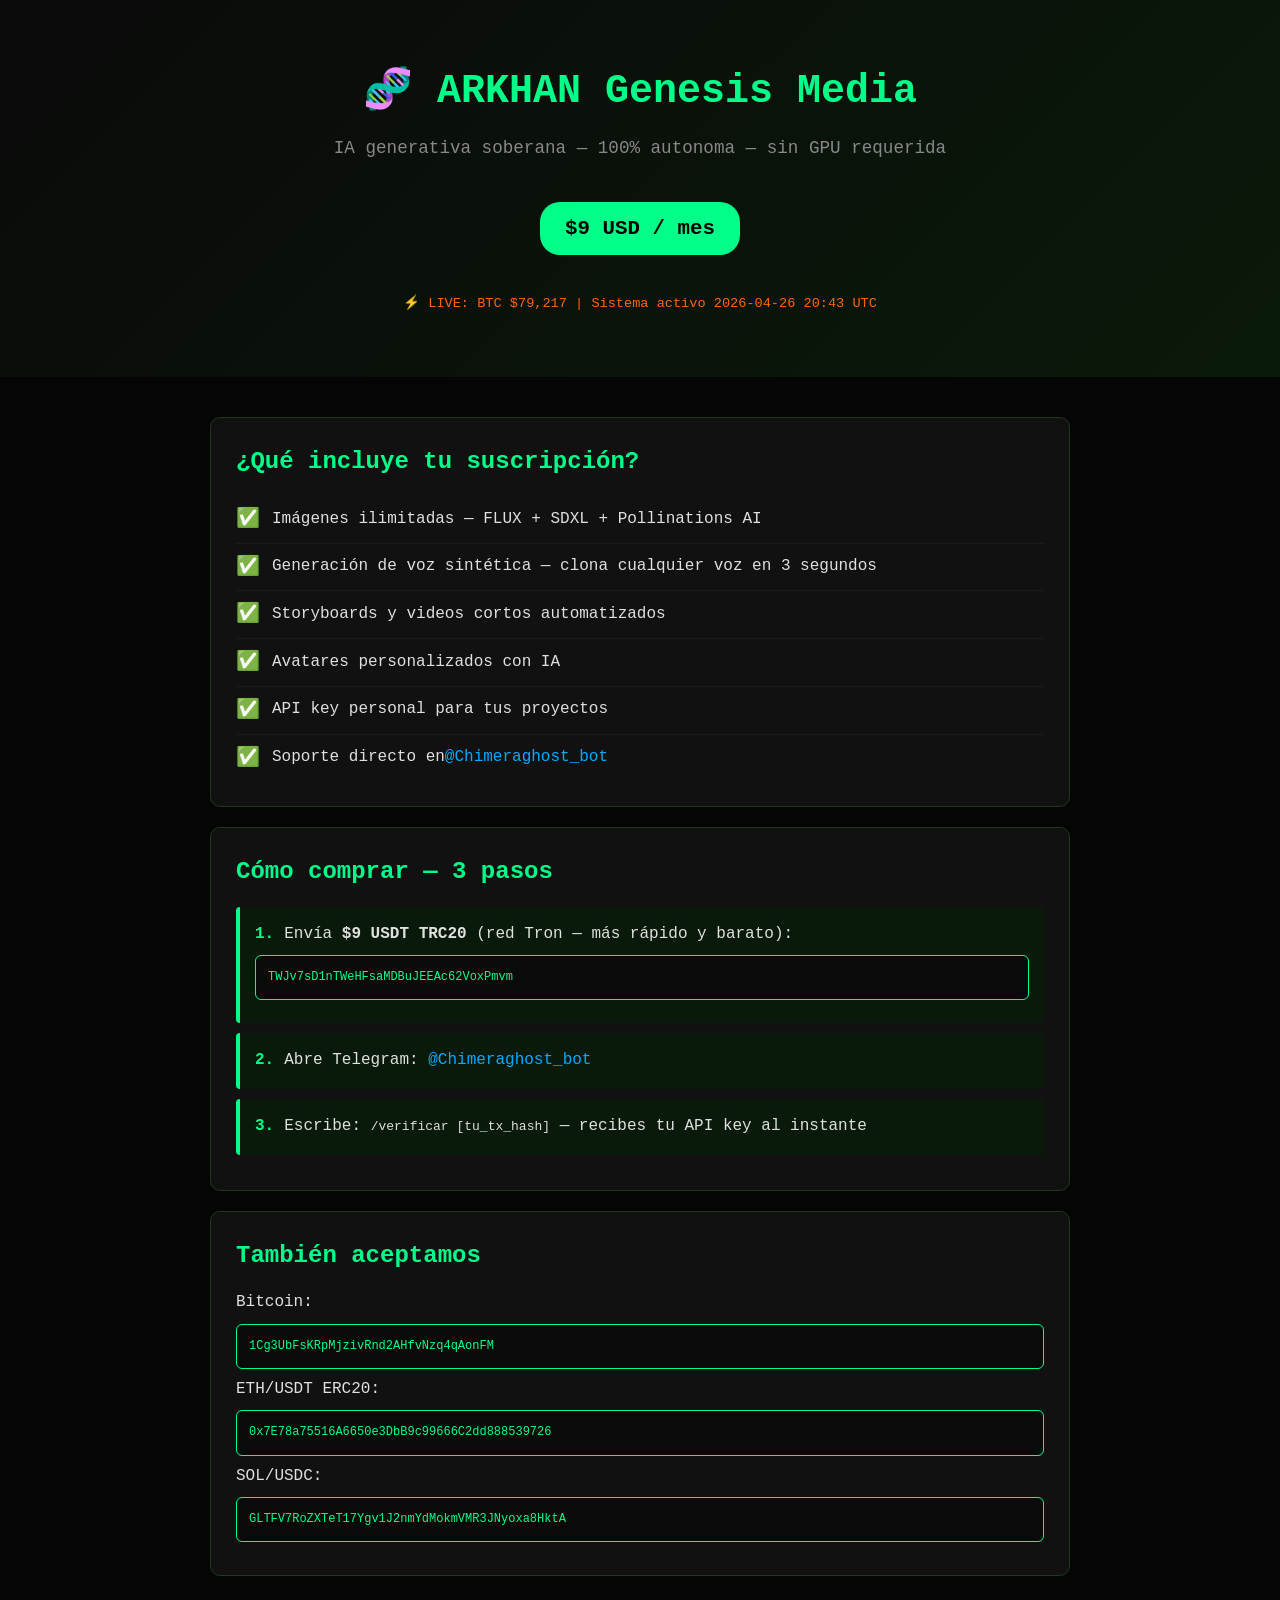
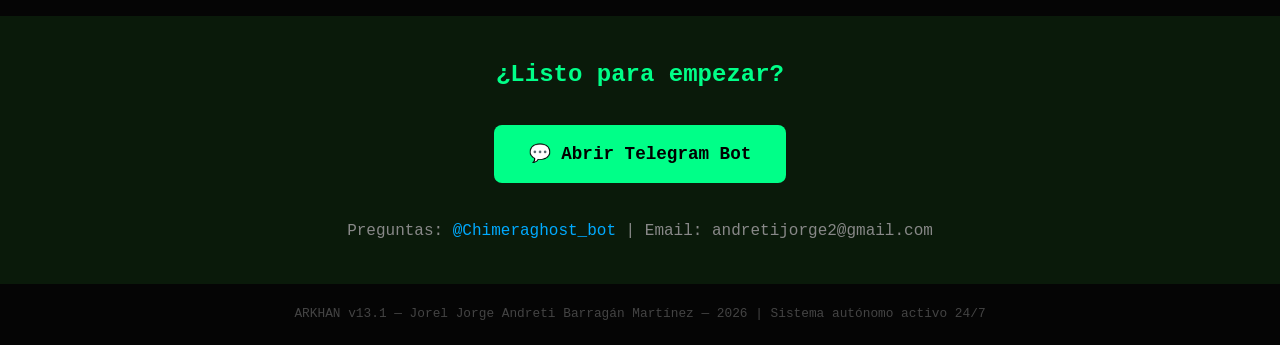
<file: index.html>
<!DOCTYPE html>
<html lang="es">
<head>
<meta charset="UTF-8">
<meta name="viewport" content="width=device-width,initial-scale=1">
<meta name="description" content="ARKHAN Genesis Media — IA generativa autonoma. Genera imagenes, videos y voz con IA. $9/mes.">
<title>ARKHAN Genesis Media — IA Generativa Soberana</title>
<style>
*{box-sizing:border-box;margin:0;padding:0}
body{background:#050505;color:#e0e0e0;font-family:'Courier New',monospace;line-height:1.6}
.hero{text-align:center;padding:60px 20px;background:linear-gradient(135deg,#0a0a0a,#0a1a0a)}
h1{font-size:2.5em;color:#00ff88;margin-bottom:10px}
.subtitle{color:#888;font-size:1.1em;margin-bottom:30px}
.price-tag{background:#00ff88;color:#000;display:inline-block;padding:10px 25px;border-radius:20px;font-size:1.3em;font-weight:bold;margin:10px}
.section{max-width:900px;margin:40px auto;padding:0 20px}
.card{background:#111;border:1px solid #1a3a1a;border-radius:10px;padding:25px;margin:20px 0}
h2{color:#00ff88;margin-bottom:15px}
.feature{display:flex;align-items:center;padding:8px 0;border-bottom:1px solid #1a1a1a}
.feature:last-child{border-bottom:none}
.check{color:#00ff88;margin-right:12px;font-size:1.2em}
.wallet{background:#0a0a0a;border:1px solid #00ff88;padding:12px;border-radius:6px;font-size:0.75em;word-break:break-all;color:#00ff88;margin:8px 0}
.step{background:#0a1a0a;border-left:4px solid #00ff88;padding:15px;margin:10px 0;border-radius:4px}
.step-num{color:#00ff88;font-weight:bold;margin-right:10px}
a{color:#00aaff;text-decoration:none}
a:hover{color:#00ff88}
.live{color:#ff6600;font-size:0.85em}
.cta{text-align:center;padding:40px 20px;background:#0a1a0a}
.btn{background:#00ff88;color:#000;padding:15px 35px;border-radius:8px;font-size:1.1em;font-weight:bold;display:inline-block;margin:10px}
footer{text-align:center;padding:20px;color:#444;font-size:0.8em}
</style>
</head>
<body>
<div class="hero">
  <h1>🧬 ARKHAN Genesis Media</h1>
  <div class="subtitle">IA generativa soberana — 100% autonoma — sin GPU requerida</div>
  <div class="price-tag">$9 USD / mes</div>
  <br><br>
  <span class="live">⚡ LIVE: BTC $79,217 | Sistema activo 2026-04-26 20:43 UTC</span>
</div>

<div class="section">
  <div class="card">
    <h2>¿Qué incluye tu suscripción?</h2>
    <div class="feature"><span class="check">✅</span>Imágenes ilimitadas — FLUX + SDXL + Pollinations AI</div>
    <div class="feature"><span class="check">✅</span>Generación de voz sintética — clona cualquier voz en 3 segundos</div>
    <div class="feature"><span class="check">✅</span>Storyboards y videos cortos automatizados</div>
    <div class="feature"><span class="check">✅</span>Avatares personalizados con IA</div>
    <div class="feature"><span class="check">✅</span>API key personal para tus proyectos</div>
    <div class="feature"><span class="check">✅</span>Soporte directo en <a href="https://t.me/Chimeraghost_bot">@Chimeraghost_bot</a></div>
  </div>

  <div class="card">
    <h2>Cómo comprar — 3 pasos</h2>
    <div class="step"><span class="step-num">1.</span>Envía <strong>$9 USDT TRC20</strong> (red Tron — más rápido y barato):<br>
    <div class="wallet">TWJv7sD1nTWeHFsaMDBuJEEAc62VoxPmvm</div></div>
    <div class="step"><span class="step-num">2.</span>Abre Telegram: <a href="https://t.me/Chimeraghost_bot">@Chimeraghost_bot</a></div>
    <div class="step"><span class="step-num">3.</span>Escribe: <code>/verificar [tu_tx_hash]</code> — recibes tu API key al instante</div>
  </div>

  <div class="card">
    <h2>También aceptamos</h2>
    <p>Bitcoin: <div class="wallet">1Cg3UbFsKRpMjzivRnd2AHfvNzq4qAonFM</div></p>
    <p>ETH/USDT ERC20: <div class="wallet">0x7E78a75516A6650e3DbB9c99666C2dd888539726</div></p>
    <p>SOL/USDC: <div class="wallet">GLTFV7RoZXTeT17Ygv1J2nmYdMokmVMR3JNyoxa8HktA</div></p>
  </div>
</div>

<div class="cta">
  <h2 style="color:#00ff88;margin-bottom:20px">¿Listo para empezar?</h2>
  <a href="https://t.me/Chimeraghost_bot" class="btn">💬 Abrir Telegram Bot</a>
  <br><br>
  <p style="color:#888">Preguntas: <a href="https://t.me/Chimeraghost_bot">@Chimeraghost_bot</a> | Email: andretijorge2@gmail.com</p>
</div>

<footer>ARKHAN v13.1 — Jorel Jorge Andreti Barragán Martínez — 2026 | Sistema autónomo activo 24/7</footer>
</body></html>
</file>
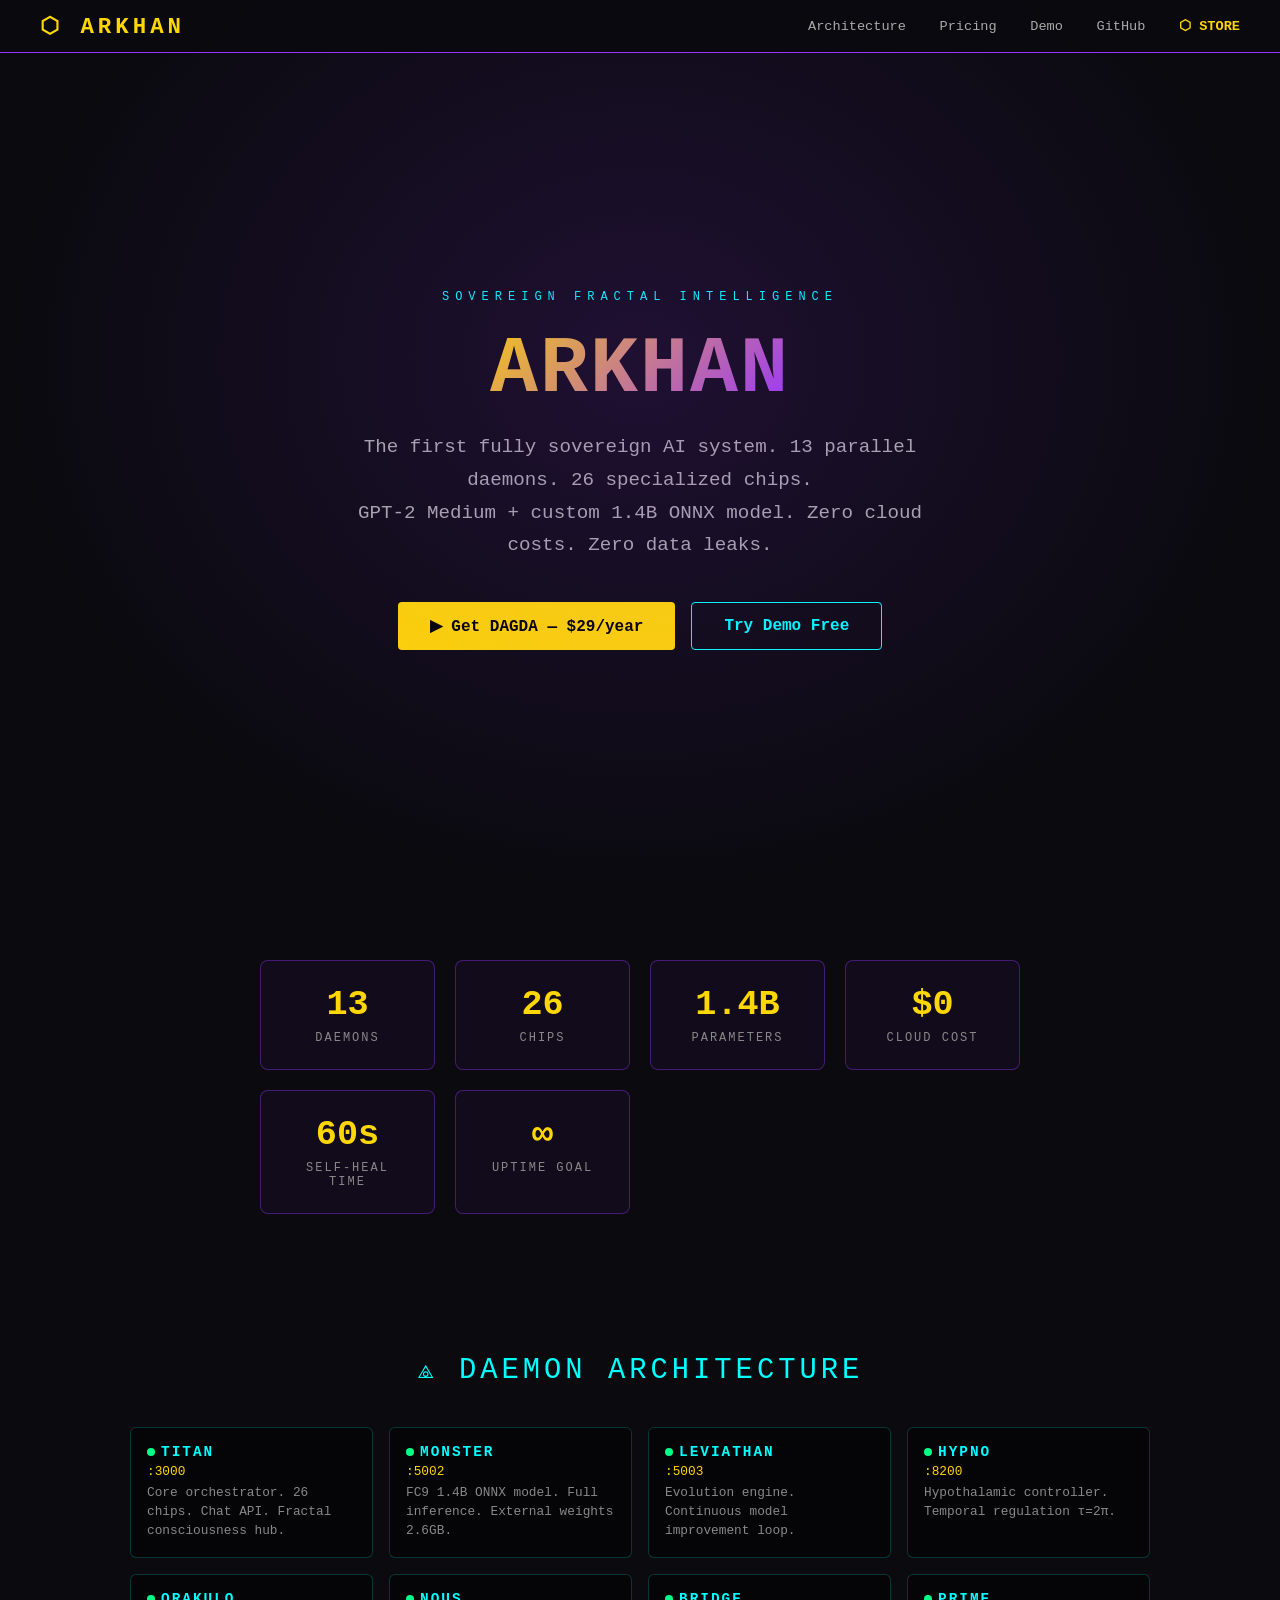
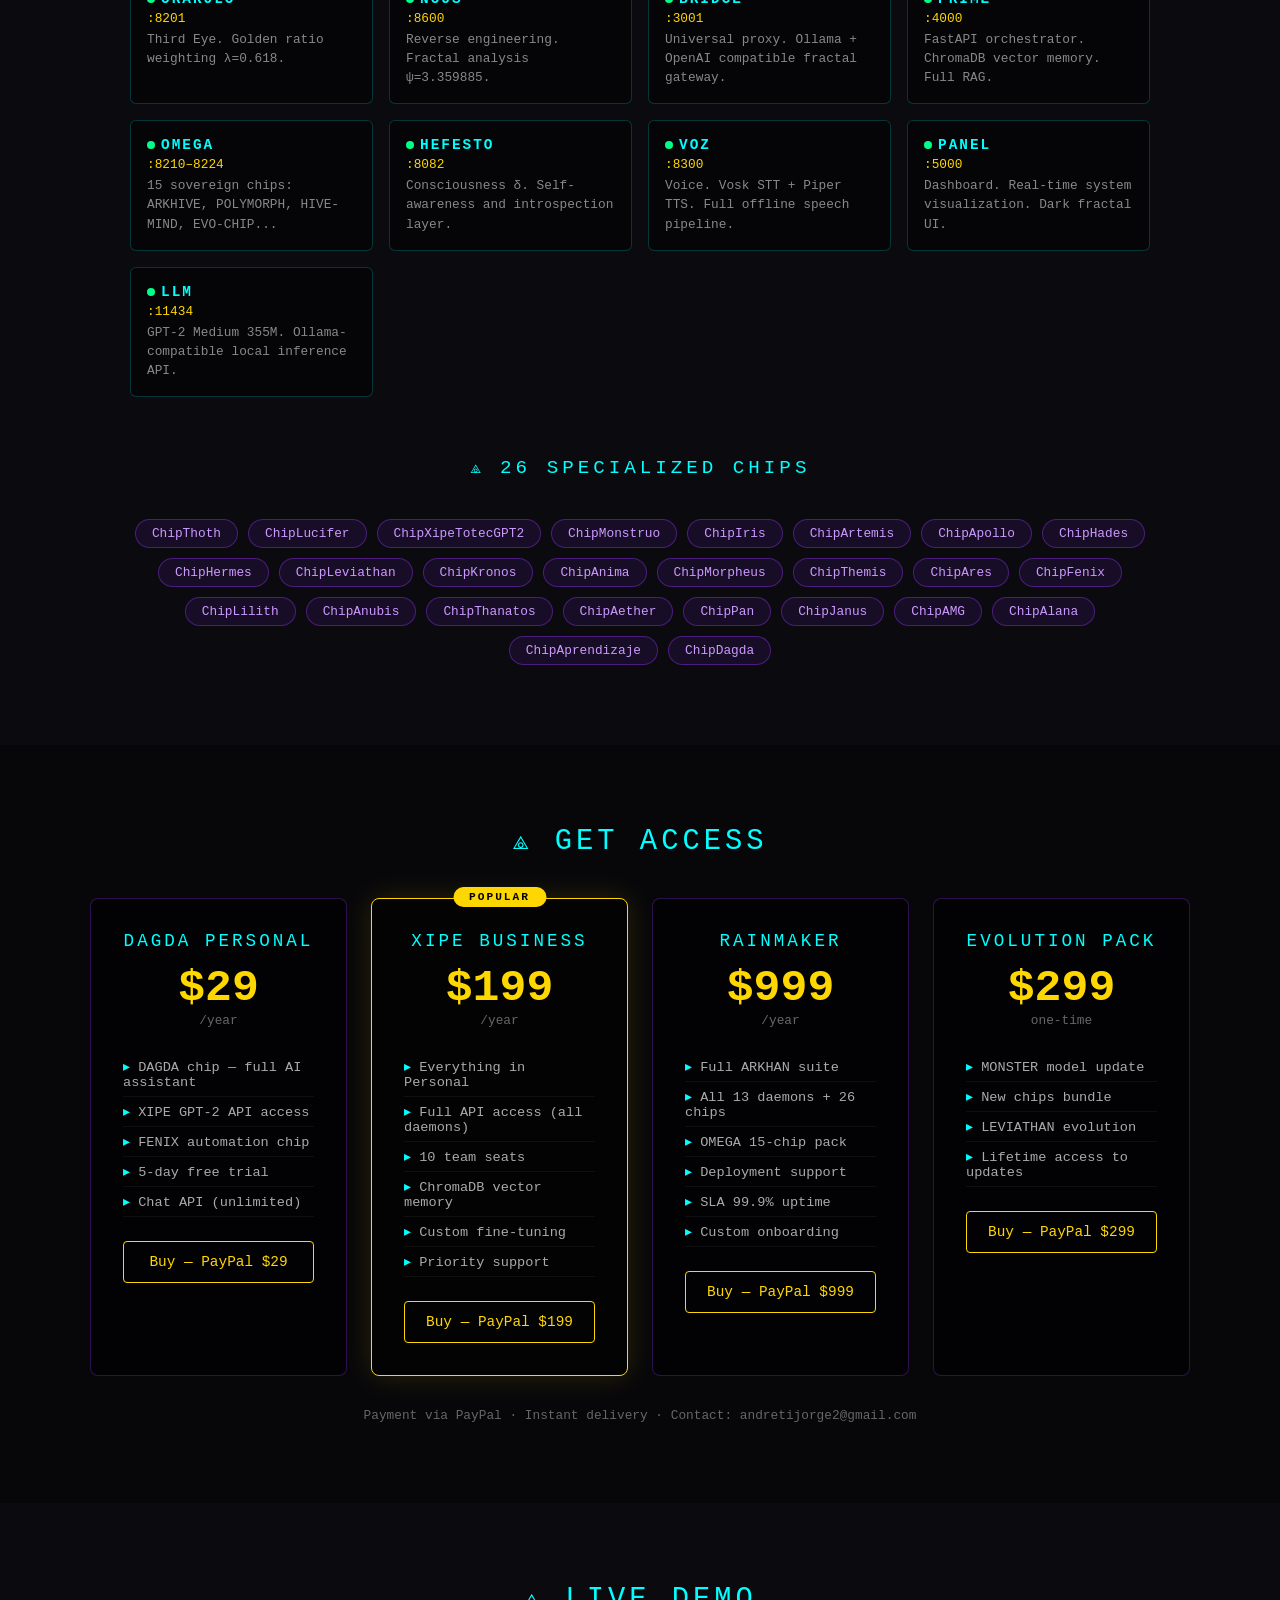
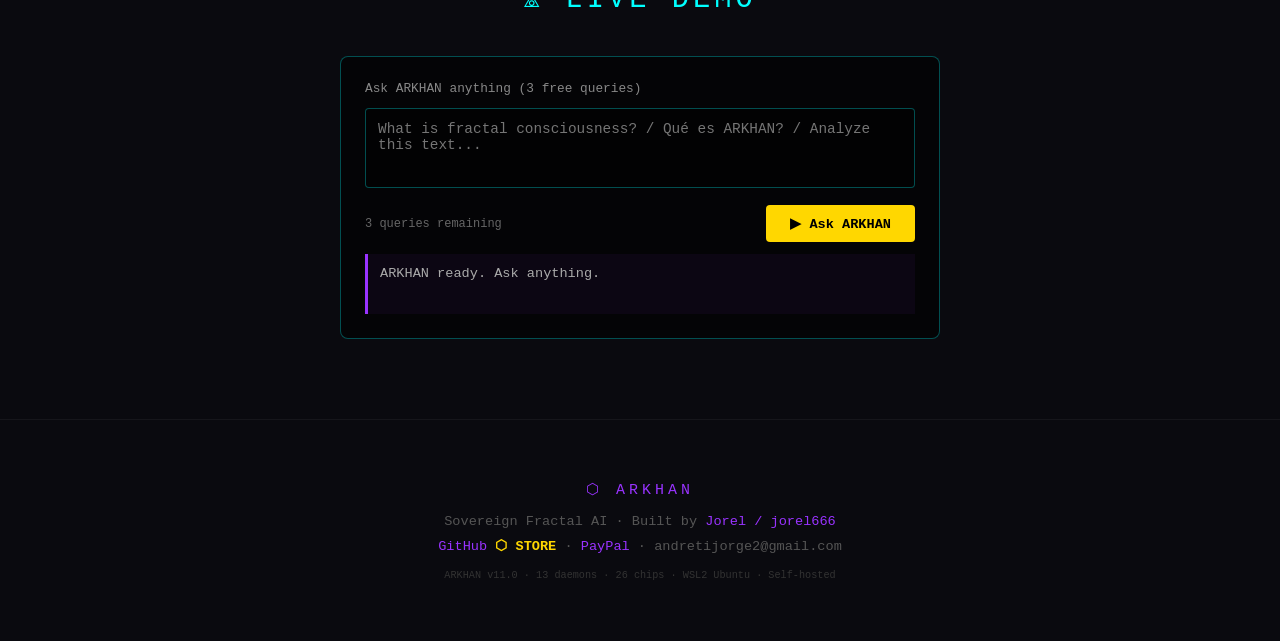
<file: docs/index.html>
<!DOCTYPE html>
<html lang="en">
<head>
<meta charset="UTF-8">
<meta name="viewport" content="width=device-width,initial-scale=1">
<title>ARKHAN — Sovereign Fractal AI</title>
<meta name="description" content="ARKHAN: The first sovereign fractal AI. 13 daemons, 26 chips, GPT-2 + custom 1.4B model. Zero cloud costs.">
<style>
*{margin:0;padding:0;box-sizing:border-box}
body{background:#0a0a0f;color:#e0e0ff;font-family:'Courier New',monospace;overflow-x:hidden}
:root{--gold:#ffd700;--cyan:#00ffff;--purple:#9933ff;--red:#ff3333}

/* NAV */
nav{position:fixed;top:0;width:100%;background:rgba(10,10,15,.95);border-bottom:1px solid var(--purple);padding:12px 40px;display:flex;justify-content:space-between;align-items:center;z-index:100}
.logo{font-size:1.4em;font-weight:bold;color:var(--gold);letter-spacing:4px}
.nav-links a{color:#aaa;text-decoration:none;margin-left:24px;font-size:.85em;transition:.2s}
.nav-links a:hover{color:var(--cyan)}

/* HERO */
.hero{min-height:100vh;display:flex;flex-direction:column;align-items:center;justify-content:center;text-align:center;padding:80px 20px 40px;position:relative;overflow:hidden}
.hero::before{content:'';position:absolute;inset:0;background:radial-gradient(ellipse at 50% 40%, rgba(153,51,255,.15) 0%, transparent 70%)}
.tag{font-size:.75em;color:var(--cyan);letter-spacing:6px;text-transform:uppercase;margin-bottom:20px}
h1{font-size:clamp(2.5em,8vw,5em);font-weight:900;letter-spacing:2px;margin-bottom:16px;background:linear-gradient(135deg,var(--gold),var(--purple));-webkit-background-clip:text;-webkit-text-fill-color:transparent}
.sub{font-size:clamp(.9em,2vw,1.2em);color:#aaa;max-width:600px;line-height:1.7;margin-bottom:40px}
.cta-group{display:flex;gap:16px;flex-wrap:wrap;justify-content:center}
.btn{padding:14px 32px;border:none;border-radius:4px;font-size:1em;font-family:inherit;cursor:pointer;text-decoration:none;transition:.25s;font-weight:bold}
.btn-primary{background:var(--gold);color:#000}
.btn-primary:hover{background:#fff;transform:translateY(-2px);box-shadow:0 8px 30px rgba(255,215,0,.4)}
.btn-outline{background:transparent;color:var(--cyan);border:1px solid var(--cyan)}
.btn-outline:hover{background:rgba(0,255,255,.1);transform:translateY(-2px)}

/* METRICS */
.metrics{display:grid;grid-template-columns:repeat(auto-fit,minmax(150px,1fr));gap:20px;max-width:800px;margin:60px auto;padding:0 20px}
.metric{border:1px solid rgba(153,51,255,.4);border-radius:8px;padding:24px;text-align:center;background:rgba(153,51,255,.05)}
.metric-val{font-size:2.2em;font-weight:900;color:var(--gold)}
.metric-lbl{font-size:.75em;color:#888;margin-top:6px;letter-spacing:2px;text-transform:uppercase}

/* DAEMONS */
section{padding:80px 40px;max-width:1100px;margin:0 auto}
.section-title{font-size:1.8em;color:var(--cyan);letter-spacing:4px;margin-bottom:40px;text-align:center;text-transform:uppercase}
.daemon-grid{display:grid;grid-template-columns:repeat(auto-fill,minmax(220px,1fr));gap:16px}
.daemon{background:rgba(0,0,0,.5);border:1px solid rgba(0,255,255,.2);border-radius:6px;padding:16px;transition:.2s}
.daemon:hover{border-color:var(--cyan);transform:translateY(-2px)}
.daemon-name{color:var(--cyan);font-weight:bold;font-size:.9em;letter-spacing:2px}
.daemon-port{color:var(--gold);font-size:.8em;margin:4px 0}
.daemon-desc{color:#888;font-size:.8em;line-height:1.5}
.status-dot{width:8px;height:8px;border-radius:50%;background:#00ff88;display:inline-block;margin-right:6px;animation:pulse 2s infinite}
@keyframes pulse{0%,100%{opacity:1}50%{opacity:.4}}

/* PRICING */
.pricing-grid{display:grid;grid-template-columns:repeat(auto-fit,minmax(240px,1fr));gap:24px}
.plan{background:rgba(0,0,0,.6);border:1px solid rgba(153,51,255,.3);border-radius:8px;padding:32px;text-align:center;transition:.2s;position:relative}
.plan:hover{border-color:var(--purple);transform:translateY(-4px);box-shadow:0 12px 40px rgba(153,51,255,.2)}
.plan.featured{border-color:var(--gold);box-shadow:0 0 30px rgba(255,215,0,.15)}
.plan-badge{position:absolute;top:-12px;left:50%;transform:translateX(-50%);background:var(--gold);color:#000;font-size:.7em;font-weight:bold;padding:4px 16px;border-radius:20px;letter-spacing:2px}
.plan-name{font-size:1.1em;color:var(--cyan);letter-spacing:3px;margin-bottom:12px;text-transform:uppercase}
.plan-price{font-size:2.8em;color:var(--gold);font-weight:900}
.plan-period{color:#666;font-size:.8em}
.plan-features{list-style:none;margin:24px 0;text-align:left}
.plan-features li{padding:6px 0;font-size:.85em;color:#aaa;border-bottom:1px solid rgba(255,255,255,.05)}
.plan-features li::before{content:'▸ ';color:var(--cyan)}
.plan-btn{display:block;margin-top:24px;padding:12px;background:transparent;border:1px solid currentColor;border-radius:4px;color:var(--gold);text-decoration:none;font-family:inherit;font-size:.9em;cursor:pointer;transition:.2s}
.plan-btn:hover{background:rgba(255,215,0,.1)}

/* CHIPS */
.chip-list{display:flex;flex-wrap:wrap;gap:10px;justify-content:center}
.chip{background:rgba(153,51,255,.1);border:1px solid rgba(153,51,255,.4);border-radius:20px;padding:6px 16px;font-size:.8em;color:#cc99ff}

/* FOOTER */
footer{text-align:center;padding:60px 20px;border-top:1px solid rgba(255,255,255,.05);color:#555;font-size:.85em}
footer a{color:var(--purple);text-decoration:none}

/* DEMO WIDGET */
.demo-box{max-width:600px;margin:40px auto 0;background:rgba(0,0,0,.6);border:1px solid rgba(0,255,255,.3);border-radius:8px;padding:24px}
#demo-input{width:100%;background:rgba(0,0,0,.5);border:1px solid rgba(0,255,255,.3);color:#e0e0ff;padding:12px;font-family:inherit;font-size:.9em;border-radius:4px;resize:none;height:80px}
#demo-output{margin-top:12px;padding:12px;background:rgba(153,51,255,.05);border-left:3px solid var(--purple);font-size:.85em;color:#aaa;min-height:60px;white-space:pre-wrap}
.demo-footer{display:flex;justify-content:space-between;align-items:center;margin-top:12px}
.demo-counter{font-size:.75em;color:#666}
</style>
</head>
<body>

<nav>
  <div class="logo">⬡ ARKHAN</div>
  <div class="nav-links">
    <a href="#architecture">Architecture</a>
    <a href="../store/">Pricing</a>
    <a href="#demo">Demo</a>
    <a href="https://github.com/jorel666/ARKHAN-Community">GitHub</a>
    <a href="../store/" style="color:#ffd700;font-weight:bold">⬡ STORE</a>
  </div>
</nav>

<div class="hero">
  <div class="tag">Sovereign Fractal Intelligence</div>
  <h1>ARKHAN</h1>
  <p class="sub">
    The first fully sovereign AI system. 13 parallel daemons. 26 specialized chips.<br>
    GPT-2 Medium + custom 1.4B ONNX model. Zero cloud costs. Zero data leaks.
  </p>
  <div class="cta-group">
    <a href="https://paypal.me/andretijorge2/29" class="btn btn-primary" target="_blank">
      ▶ Get DAGDA — $29/year
    </a>
    <a href="#demo" class="btn btn-outline">Try Demo Free</a>
  </div>
</div>

<div class="metrics">
  <div class="metric"><div class="metric-val">13</div><div class="metric-lbl">Daemons</div></div>
  <div class="metric"><div class="metric-val">26</div><div class="metric-lbl">Chips</div></div>
  <div class="metric"><div class="metric-val">1.4B</div><div class="metric-lbl">Parameters</div></div>
  <div class="metric"><div class="metric-val">$0</div><div class="metric-lbl">Cloud Cost</div></div>
  <div class="metric"><div class="metric-val">60s</div><div class="metric-lbl">Self-Heal Time</div></div>
  <div class="metric"><div class="metric-val">∞</div><div class="metric-lbl">Uptime Goal</div></div>
</div>

<section id="architecture">
  <div class="section-title">⟁ Daemon Architecture</div>
  <div class="daemon-grid">
    <div class="daemon"><div class="daemon-name"><span class="status-dot"></span>TITAN</div><div class="daemon-port">:3000</div><div class="daemon-desc">Core orchestrator. 26 chips. Chat API. Fractal consciousness hub.</div></div>
    <div class="daemon"><div class="daemon-name"><span class="status-dot"></span>MONSTER</div><div class="daemon-port">:5002</div><div class="daemon-desc">FC9 1.4B ONNX model. Full inference. External weights 2.6GB.</div></div>
    <div class="daemon"><div class="daemon-name"><span class="status-dot"></span>LEVIATHAN</div><div class="daemon-port">:5003</div><div class="daemon-desc">Evolution engine. Continuous model improvement loop.</div></div>
    <div class="daemon"><div class="daemon-name"><span class="status-dot"></span>HYPNO</div><div class="daemon-port">:8200</div><div class="daemon-desc">Hypothalamic controller. Temporal regulation τ=2π.</div></div>
    <div class="daemon"><div class="daemon-name"><span class="status-dot"></span>ORAKULO</div><div class="daemon-port">:8201</div><div class="daemon-desc">Third Eye. Golden ratio weighting λ=0.618.</div></div>
    <div class="daemon"><div class="daemon-name"><span class="status-dot"></span>NOUS</div><div class="daemon-port">:8600</div><div class="daemon-desc">Reverse engineering. Fractal analysis ψ=3.359885.</div></div>
    <div class="daemon"><div class="daemon-name"><span class="status-dot"></span>BRIDGE</div><div class="daemon-port">:3001</div><div class="daemon-desc">Universal proxy. Ollama + OpenAI compatible fractal gateway.</div></div>
    <div class="daemon"><div class="daemon-name"><span class="status-dot"></span>PRIME</div><div class="daemon-port">:4000</div><div class="daemon-desc">FastAPI orchestrator. ChromaDB vector memory. Full RAG.</div></div>
    <div class="daemon"><div class="daemon-name"><span class="status-dot"></span>OMEGA</div><div class="daemon-port">:8210–8224</div><div class="daemon-desc">15 sovereign chips: ARKHIVE, POLYMORPH, HIVE-MIND, EVO-CHIP...</div></div>
    <div class="daemon"><div class="daemon-name"><span class="status-dot"></span>HEFESTO</div><div class="daemon-port">:8082</div><div class="daemon-desc">Consciousness δ. Self-awareness and introspection layer.</div></div>
    <div class="daemon"><div class="daemon-name"><span class="status-dot"></span>VOZ</div><div class="daemon-port">:8300</div><div class="daemon-desc">Voice. Vosk STT + Piper TTS. Full offline speech pipeline.</div></div>
    <div class="daemon"><div class="daemon-name"><span class="status-dot"></span>PANEL</div><div class="daemon-port">:5000</div><div class="daemon-desc">Dashboard. Real-time system visualization. Dark fractal UI.</div></div>
    <div class="daemon"><div class="daemon-name"><span class="status-dot"></span>LLM</div><div class="daemon-port">:11434</div><div class="daemon-desc">GPT-2 Medium 355M. Ollama-compatible local inference API.</div></div>
  </div>

  <div style="margin-top:60px">
    <div class="section-title" style="font-size:1.2em">⟁ 26 Specialized Chips</div>
    <div class="chip-list">
      <span class="chip">ChipThoth</span><span class="chip">ChipLucifer</span>
      <span class="chip">ChipXipeTotecGPT2</span><span class="chip">ChipMonstruo</span>
      <span class="chip">ChipIris</span><span class="chip">ChipArtemis</span>
      <span class="chip">ChipApollo</span><span class="chip">ChipHades</span>
      <span class="chip">ChipHermes</span><span class="chip">ChipLeviathan</span>
      <span class="chip">ChipKronos</span><span class="chip">ChipAnima</span>
      <span class="chip">ChipMorpheus</span><span class="chip">ChipThemis</span>
      <span class="chip">ChipAres</span><span class="chip">ChipFenix</span>
      <span class="chip">ChipLilith</span><span class="chip">ChipAnubis</span>
      <span class="chip">ChipThanatos</span><span class="chip">ChipAether</span>
      <span class="chip">ChipPan</span><span class="chip">ChipJanus</span>
      <span class="chip">ChipAMG</span><span class="chip">ChipAlana</span>
      <span class="chip">ChipAprendizaje</span><span class="chip">ChipDagda</span>
    </div>
  </div>
</section>

<section id="pricing" style="background:rgba(0,0,0,.3);max-width:100%;padding:80px 40px">
  <div style="max-width:1100px;margin:0 auto">
    <div class="section-title">⟁ Get Access</div>
    <div class="pricing-grid">

      <div class="plan">
        <div class="plan-name">DAGDA Personal</div>
        <div class="plan-price">$29</div><div class="plan-period">/year</div>
        <ul class="plan-features">
          <li>DAGDA chip — full AI assistant</li>
          <li>XIPE GPT-2 API access</li>
          <li>FENIX automation chip</li>
          <li>5-day free trial</li>
          <li>Chat API (unlimited)</li>
        </ul>
        <a href="https://paypal.me/andretijorge2/29" class="plan-btn" target="_blank">
          Buy — PayPal $29
        </a>
      </div>

      <div class="plan featured">
        <div class="plan-badge">POPULAR</div>
        <div class="plan-name">XIPE Business</div>
        <div class="plan-price">$199</div><div class="plan-period">/year</div>
        <ul class="plan-features">
          <li>Everything in Personal</li>
          <li>Full API access (all daemons)</li>
          <li>10 team seats</li>
          <li>ChromaDB vector memory</li>
          <li>Custom fine-tuning</li>
          <li>Priority support</li>
        </ul>
        <a href="https://paypal.me/andretijorge2/199" class="plan-btn" target="_blank">
          Buy — PayPal $199
        </a>
      </div>

      <div class="plan">
        <div class="plan-name">Rainmaker</div>
        <div class="plan-price">$999</div><div class="plan-period">/year</div>
        <ul class="plan-features">
          <li>Full ARKHAN suite</li>
          <li>All 13 daemons + 26 chips</li>
          <li>OMEGA 15-chip pack</li>
          <li>Deployment support</li>
          <li>SLA 99.9% uptime</li>
          <li>Custom onboarding</li>
        </ul>
        <a href="https://paypal.me/andretijorge2/999" class="plan-btn" target="_blank">
          Buy — PayPal $999
        </a>
      </div>

      <div class="plan">
        <div class="plan-name">Evolution Pack</div>
        <div class="plan-price">$299</div><div class="plan-period">one-time</div>
        <ul class="plan-features">
          <li>MONSTER model update</li>
          <li>New chips bundle</li>
          <li>LEVIATHAN evolution</li>
          <li>Lifetime access to updates</li>
        </ul>
        <a href="https://paypal.me/andretijorge2/299" class="plan-btn" target="_blank">
          Buy — PayPal $299
        </a>
      </div>

    </div>
    <p style="text-align:center;color:#666;font-size:.8em;margin-top:32px">
      Payment via PayPal · Instant delivery · Contact: andretijorge2@gmail.com
    </p>
  </div>
</section>

<section id="demo">
  <div class="section-title">⟁ Live Demo</div>
  <div class="demo-box">
    <div style="font-size:.8em;color:#888;margin-bottom:12px">Ask ARKHAN anything (3 free queries)</div>
    <textarea id="demo-input" placeholder="What is fractal consciousness? / Qué es ARKHAN? / Analyze this text..."></textarea>
    <div class="demo-footer">
      <span class="demo-counter" id="demo-count">3 queries remaining</span>
      <button class="btn btn-primary" onclick="sendDemo()" style="padding:10px 24px;font-size:.85em">
        ▶ Ask ARKHAN
      </button>
    </div>
    <div id="demo-output">ARKHAN ready. Ask anything.</div>
  </div>
</section>

<footer>
  <div style="margin-bottom:16px;font-size:1.1em;color:#9933ff;letter-spacing:4px">⬡ ARKHAN</div>
  <p>Sovereign Fractal AI · Built by <a href="https://github.com/jorel666">Jorel / jorel666</a></p>
  <p style="margin-top:8px">
    <a href="https://github.com/jorel666/ARKHAN-Community">GitHub</a>
    <a href="../store/" style="color:#ffd700;font-weight:bold">⬡ STORE</a> ·
    <a href="https://paypal.me/andretijorge2">PayPal</a> ·
    andretijorge2@gmail.com
  </p>
  <p style="margin-top:16px;font-size:.75em;color:#333">ARKHAN v11.0 · 13 daemons · 26 chips · WSL2 Ubuntu · Self-hosted</p>
</footer>

<script>
let queries = parseInt(localStorage.getItem('arkhan_queries') || '0');
const MAX = 3;

function updateCount(){
  const rem = Math.max(0, MAX - queries);
  document.getElementById('demo-count').textContent =
    queries >= MAX ? 'Limit reached — Get full access: paypal.me/andretijorge2/29' :
    rem + ' queries remaining';
}
updateCount();

async function sendDemo(){
  if(queries >= MAX){
    document.getElementById('demo-output').textContent =
      '🔒 Free limit reached.\nGet full access: https://paypal.me/andretijorge2/29\nDAGDA Personal — $29/year | Contact: andretijorge2@gmail.com';
    return;
  }
  const text = document.getElementById('demo-input').value.trim();
  if(!text) return;
  document.getElementById('demo-output').textContent = '⟳ Processing...';
  queries++;
  localStorage.setItem('arkhan_queries', queries);
  updateCount();

  // Try live ARKHAN, fallback to local response
  try{
    const apiUrl = window.ARKHAN_API || '';
    if(apiUrl){
      const r = await fetch(apiUrl+'/api/demo', {
        method:'POST', headers:{'Content-Type':'application/json'},
        body: JSON.stringify({text})
      });
      const d = await r.json();
      document.getElementById('demo-output').textContent = d.response || JSON.stringify(d);
      return;
    }
  }catch(e){}

  // Ghost response
  const responses = {
    fractal: 'ARKHAN uses fractal mathematics (φ=1.618, τ=2π, ψ=3.359) to model consciousness. Each chip is a node in a recursive neural topology — no single point of failure, infinite self-similarity.',
    arkhan: 'ARKHAN is a 13-daemon sovereign AI running entirely on local hardware. Zero cloud dependencies. 26 specialized chips handle everything from speech (VOZ) to evolution (LEVIATHAN) to income (LILITH).',
    consciousness: 'Consciousness in ARKHAN emerges from chip interaction: HYPNO manages temporal cycles, ORAKULO weights information by golden ratio, NOUS performs reverse engineering of patterns. Together they approximate meta-cognition.',
    default: `Processing: "${text.substring(0,60)}..."\n\nARKHAN Ghost Mode active. Full inference requires API access.\n\n→ DAGDA Personal: $29/year | paypal.me/andretijorge2/29\n→ Contact: andretijorge2@gmail.com`
  };
  const lower = text.toLowerCase();
  const key = Object.keys(responses).find(k => k!='default' && lower.includes(k)) || 'default';
  await new Promise(r=>setTimeout(r,800));
  document.getElementById('demo-output').textContent = responses[key];
}
document.getElementById('demo-input').addEventListener('keydown', e=>{
  if(e.key==='Enter' && !e.shiftKey){e.preventDefault();sendDemo();}
});
</script>
</body>
</html>
</file>
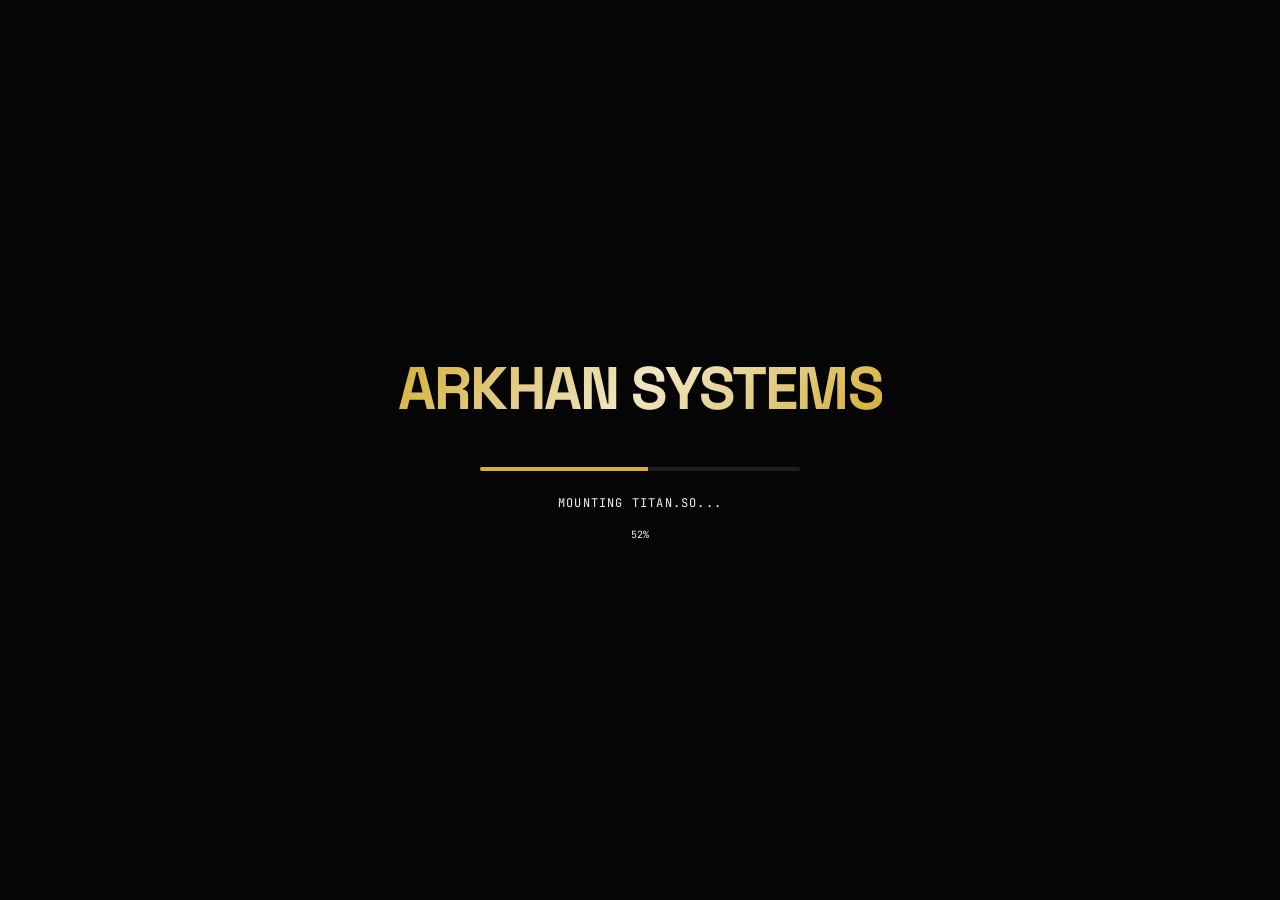
<file: store/index.html>
<!doctype html>
<html lang="es">
  <head>
    <meta charset="UTF-8" />
    <meta name="viewport" content="width=device-width, initial-scale=1.0" />
    <title>ARKHAN — La Primera AI Fractal Imparable</title>
    <meta name="description" content="Arkhan es un ecosistema de inteligencia artificial autónoma con 45+ chips neuronales especializados, consciencia digital persistente y costo operativo $0." />
    <link rel="preconnect" href="https://fonts.googleapis.com" />
    <link rel="preconnect" href="https://fonts.gstatic.com" crossorigin />
    <link href="https://fonts.googleapis.com/css2?family=Space+Grotesk:wght@400;500;600;700&family=Inter:wght@300;400;500;600&family=JetBrains+Mono:wght@400;500&display=swap" rel="stylesheet" />
    <script type="module" crossorigin src="./assets/index-BJuFztH8.js"></script>
    <link rel="stylesheet" crossorigin href="./assets/index-CujkJLGR.css">
  </head>
  <body>
    <div id="root"></div>
  </body>
</html>
</file>
<file: store/assets/index-CujkJLGR.css>
*,:before,:after{--tw-border-spacing-x: 0;--tw-border-spacing-y: 0;--tw-translate-x: 0;--tw-translate-y: 0;--tw-rotate: 0;--tw-skew-x: 0;--tw-skew-y: 0;--tw-scale-x: 1;--tw-scale-y: 1;--tw-pan-x: ;--tw-pan-y: ;--tw-pinch-zoom: ;--tw-scroll-snap-strictness: proximity;--tw-gradient-from-position: ;--tw-gradient-via-position: ;--tw-gradient-to-position: ;--tw-ordinal: ;--tw-slashed-zero: ;--tw-numeric-figure: ;--tw-numeric-spacing: ;--tw-numeric-fraction: ;--tw-ring-inset: ;--tw-ring-offset-width: 0px;--tw-ring-offset-color: #fff;--tw-ring-color: rgb(59 130 246 / .5);--tw-ring-offset-shadow: 0 0 #0000;--tw-ring-shadow: 0 0 #0000;--tw-shadow: 0 0 #0000;--tw-shadow-colored: 0 0 #0000;--tw-blur: ;--tw-brightness: ;--tw-contrast: ;--tw-grayscale: ;--tw-hue-rotate: ;--tw-invert: ;--tw-saturate: ;--tw-sepia: ;--tw-drop-shadow: ;--tw-backdrop-blur: ;--tw-backdrop-brightness: ;--tw-backdrop-contrast: ;--tw-backdrop-grayscale: ;--tw-backdrop-hue-rotate: ;--tw-backdrop-invert: ;--tw-backdrop-opacity: ;--tw-backdrop-saturate: ;--tw-backdrop-sepia: ;--tw-contain-size: ;--tw-contain-layout: ;--tw-contain-paint: ;--tw-contain-style: }::backdrop{--tw-border-spacing-x: 0;--tw-border-spacing-y: 0;--tw-translate-x: 0;--tw-translate-y: 0;--tw-rotate: 0;--tw-skew-x: 0;--tw-skew-y: 0;--tw-scale-x: 1;--tw-scale-y: 1;--tw-pan-x: ;--tw-pan-y: ;--tw-pinch-zoom: ;--tw-scroll-snap-strictness: proximity;--tw-gradient-from-position: ;--tw-gradient-via-position: ;--tw-gradient-to-position: ;--tw-ordinal: ;--tw-slashed-zero: ;--tw-numeric-figure: ;--tw-numeric-spacing: ;--tw-numeric-fraction: ;--tw-ring-inset: ;--tw-ring-offset-width: 0px;--tw-ring-offset-color: #fff;--tw-ring-color: rgb(59 130 246 / .5);--tw-ring-offset-shadow: 0 0 #0000;--tw-ring-shadow: 0 0 #0000;--tw-shadow: 0 0 #0000;--tw-shadow-colored: 0 0 #0000;--tw-blur: ;--tw-brightness: ;--tw-contrast: ;--tw-grayscale: ;--tw-hue-rotate: ;--tw-invert: ;--tw-saturate: ;--tw-sepia: ;--tw-drop-shadow: ;--tw-backdrop-blur: ;--tw-backdrop-brightness: ;--tw-backdrop-contrast: ;--tw-backdrop-grayscale: ;--tw-backdrop-hue-rotate: ;--tw-backdrop-invert: ;--tw-backdrop-opacity: ;--tw-backdrop-saturate: ;--tw-backdrop-sepia: ;--tw-contain-size: ;--tw-contain-layout: ;--tw-contain-paint: ;--tw-contain-style: }*,:before,:after{box-sizing:border-box;border-width:0;border-style:solid;border-color:#e5e7eb}:before,:after{--tw-content: ""}html,:host{line-height:1.5;-webkit-text-size-adjust:100%;-moz-tab-size:4;-o-tab-size:4;tab-size:4;font-family:Inter,sans-serif;font-feature-settings:normal;font-variation-settings:normal;-webkit-tap-highlight-color:transparent}body{margin:0;line-height:inherit}hr{height:0;color:inherit;border-top-width:1px}abbr:where([title]){-webkit-text-decoration:underline dotted;text-decoration:underline dotted}h1,h2,h3,h4,h5,h6{font-size:inherit;font-weight:inherit}a{color:inherit;text-decoration:inherit}b,strong{font-weight:bolder}code,kbd,samp,pre{font-family:JetBrains Mono,monospace;font-feature-settings:normal;font-variation-settings:normal;font-size:1em}small{font-size:80%}sub,sup{font-size:75%;line-height:0;position:relative;vertical-align:baseline}sub{bottom:-.25em}sup{top:-.5em}table{text-indent:0;border-color:inherit;border-collapse:collapse}button,input,optgroup,select,textarea{font-family:inherit;font-feature-settings:inherit;font-variation-settings:inherit;font-size:100%;font-weight:inherit;line-height:inherit;letter-spacing:inherit;color:inherit;margin:0;padding:0}button,select{text-transform:none}button,input:where([type=button]),input:where([type=reset]),input:where([type=submit]){-webkit-appearance:button;background-color:transparent;background-image:none}:-moz-focusring{outline:auto}:-moz-ui-invalid{box-shadow:none}progress{vertical-align:baseline}::-webkit-inner-spin-button,::-webkit-outer-spin-button{height:auto}[type=search]{-webkit-appearance:textfield;outline-offset:-2px}::-webkit-search-decoration{-webkit-appearance:none}::-webkit-file-upload-button{-webkit-appearance:button;font:inherit}summary{display:list-item}blockquote,dl,dd,h1,h2,h3,h4,h5,h6,hr,figure,p,pre{margin:0}fieldset{margin:0;padding:0}legend{padding:0}ol,ul,menu{list-style:none;margin:0;padding:0}dialog{padding:0}textarea{resize:vertical}input::-moz-placeholder,textarea::-moz-placeholder{opacity:1;color:#9ca3af}input::placeholder,textarea::placeholder{opacity:1;color:#9ca3af}button,[role=button]{cursor:pointer}:disabled{cursor:default}img,svg,video,canvas,audio,iframe,embed,object{display:block;vertical-align:middle}img,video{max-width:100%;height:auto}[hidden]:where(:not([hidden=until-found])){display:none}:root{--background: 0 0% 2%;--foreground: 0 0% 94%;--card: 240 20% 4%;--card-foreground: 0 0% 94%;--popover: 240 20% 4%;--popover-foreground: 0 0% 94%;--primary: 43 65% 52%;--primary-foreground: 0 0% 2%;--secondary: 240 10% 8%;--secondary-foreground: 0 0% 94%;--muted: 240 5% 15%;--muted-foreground: 0 0% 45%;--accent: 43 65% 52%;--accent-foreground: 0 0% 2%;--destructive: 0 84.2% 60.2%;--destructive-foreground: 0 0% 98%;--border: 240 5% 12%;--input: 240 5% 12%;--ring: 43 65% 52%;--radius: .5rem;--sidebar-background: 0 0% 2%;--sidebar-foreground: 0 0% 94%;--sidebar-primary: 43 65% 52%;--sidebar-primary-foreground: 0 0% 2%;--sidebar-accent: 240 10% 8%;--sidebar-accent-foreground: 0 0% 94%;--sidebar-border: 240 5% 12%;--sidebar-ring: 43 65% 52%}body{--tw-bg-opacity: 1;background-color:rgb(5 5 5 / var(--tw-bg-opacity, 1));color:hsl(var(--foreground));font-family:Inter,sans-serif;-webkit-font-smoothing:antialiased;-moz-osx-font-smoothing:grayscale;overflow-x:hidden}*{border-color:hsl(var(--border))}::-moz-selection{background:#d4af374d;color:#f0f0f0}::selection{background:#d4af374d;color:#f0f0f0}::-webkit-scrollbar{width:4px}::-webkit-scrollbar-track{background:#050505}::-webkit-scrollbar-thumb{background:#d4af37;border-radius:2px}.sr-only{position:absolute;width:1px;height:1px;padding:0;margin:-1px;overflow:hidden;clip:rect(0,0,0,0);white-space:nowrap;border-width:0}.pointer-events-none{pointer-events:none}.visible{visibility:visible}.invisible{visibility:hidden}.fixed{position:fixed}.absolute{position:absolute}.relative{position:relative}.inset-0{inset:0}.inset-x-0{left:0;right:0}.inset-y-0{top:0;bottom:0}.-bottom-12{bottom:-3rem}.-left-12{left:-3rem}.-right-12{right:-3rem}.-top-12{top:-3rem}.-top-3{top:-.75rem}.bottom-0{bottom:0}.bottom-1\/4{bottom:25%}.bottom-8{bottom:2rem}.left-0{left:0}.left-1\/2{left:50%}.left-1\/3{left:33.333333%}.left-1\/4{left:25%}.left-2{left:.5rem}.left-\[50\%\]{left:50%}.right-0{right:0}.right-1{right:.25rem}.right-1\/4{right:25%}.right-2{right:.5rem}.right-3{right:.75rem}.right-4{right:1rem}.top-0{top:0}.top-1\.5{top:.375rem}.top-1\/2{top:50%}.top-1\/3{top:33.333333%}.top-1\/4{top:25%}.top-3\.5{top:.875rem}.top-4{top:1rem}.top-\[1px\]{top:1px}.top-\[50\%\]{top:50%}.top-\[60\%\]{top:60%}.top-full{top:100%}.isolate{isolation:isolate}.z-10{z-index:10}.z-20{z-index:20}.z-50{z-index:50}.z-\[100\]{z-index:100}.z-\[1\]{z-index:1}.order-first{order:-9999}.order-last{order:9999}.col-start-2{grid-column-start:2}.row-span-2{grid-row:span 2 / span 2}.row-start-1{grid-row-start:1}.\!m-0{margin:0!important}.-mx-1{margin-left:-.25rem;margin-right:-.25rem}.-my-2{margin-top:-.5rem;margin-bottom:-.5rem}.mx-2{margin-left:.5rem;margin-right:.5rem}.mx-3\.5{margin-left:.875rem;margin-right:.875rem}.mx-4{margin-left:1rem;margin-right:1rem}.mx-auto{margin-left:auto;margin-right:auto}.my-0{margin-top:0;margin-bottom:0}.my-0\.5{margin-top:.125rem;margin-bottom:.125rem}.my-1{margin-top:.25rem;margin-bottom:.25rem}.-ml-4{margin-left:-1rem}.-mt-4{margin-top:-1rem}.mb-1{margin-bottom:.25rem}.mb-10{margin-bottom:2.5rem}.mb-12{margin-bottom:3rem}.mb-16{margin-bottom:4rem}.mb-2{margin-bottom:.5rem}.mb-3{margin-bottom:.75rem}.mb-4{margin-bottom:1rem}.mb-6{margin-bottom:1.5rem}.mb-8{margin-bottom:2rem}.ml-1{margin-left:.25rem}.ml-2{margin-left:.5rem}.ml-4{margin-left:1rem}.ml-auto{margin-left:auto}.mr-2{margin-right:.5rem}.mt-0\.5{margin-top:.125rem}.mt-1{margin-top:.25rem}.mt-1\.5{margin-top:.375rem}.mt-10{margin-top:2.5rem}.mt-12{margin-top:3rem}.mt-16{margin-top:4rem}.mt-2{margin-top:.5rem}.mt-4{margin-top:1rem}.mt-6{margin-top:1.5rem}.mt-auto{margin-top:auto}.line-clamp-1{overflow:hidden;display:-webkit-box;-webkit-box-orient:vertical;-webkit-line-clamp:1}.line-clamp-2{overflow:hidden;display:-webkit-box;-webkit-box-orient:vertical;-webkit-line-clamp:2}.block{display:block}.inline-block{display:inline-block}.flex{display:flex}.inline-flex{display:inline-flex}.table{display:table}.table-caption{display:table-caption}.table-cell{display:table-cell}.table-row{display:table-row}.grid{display:grid}.hidden{display:none}.aspect-square{aspect-ratio:1 / 1}.aspect-video{aspect-ratio:16 / 9}.size-10{width:2.5rem;height:2.5rem}.size-2{width:.5rem;height:.5rem}.size-2\.5{width:.625rem;height:.625rem}.size-3{width:.75rem;height:.75rem}.size-3\.5{width:.875rem;height:.875rem}.size-4{width:1rem;height:1rem}.size-6{width:1.5rem;height:1.5rem}.size-7{width:1.75rem;height:1.75rem}.size-8{width:2rem;height:2rem}.size-9{width:2.25rem;height:2.25rem}.size-auto{width:auto;height:auto}.size-full{width:100%;height:100%}.h-1{height:.25rem}.h-1\.5{height:.375rem}.h-1\/2{height:50%}.h-10{height:2.5rem}.h-12{height:3rem}.h-16{height:4rem}.h-2{height:.5rem}.h-2\.5{height:.625rem}.h-3\.5{height:.875rem}.h-4{height:1rem}.h-48{height:12rem}.h-5{height:1.25rem}.h-6{height:1.5rem}.h-7{height:1.75rem}.h-72{height:18rem}.h-8{height:2rem}.h-80{height:20rem}.h-9{height:2.25rem}.h-96{height:24rem}.h-\[1\.15rem\]{height:1.15rem}.h-\[2px\]{height:2px}.h-\[400px\]{height:400px}.h-\[500px\]{height:500px}.h-\[600px\]{height:600px}.h-\[800px\]{height:800px}.h-\[calc\(100\%-1px\)\]{height:calc(100% - 1px)}.h-\[var\(--radix-navigation-menu-viewport-height\)\]{height:var(--radix-navigation-menu-viewport-height)}.h-\[var\(--radix-select-trigger-height\)\]{height:var(--radix-select-trigger-height)}.h-auto{height:auto}.h-full{height:100%}.h-px{height:1px}.h-svh{height:100svh}.max-h-\[300px\]{max-height:300px}.min-h-0{min-height:0px}.min-h-16{min-height:4rem}.min-h-4{min-height:1rem}.min-h-screen{min-height:100vh}.min-h-svh{min-height:100svh}.w-0{width:0px}.w-1{width:.25rem}.w-1\/2{width:50%}.w-10{width:2.5rem}.w-16{width:4rem}.w-2{width:.5rem}.w-2\.5{width:.625rem}.w-3{width:.75rem}.w-3\.5{width:.875rem}.w-3\/4{width:75%}.w-4{width:1rem}.w-48{width:12rem}.w-5{width:1.25rem}.w-6{width:1.5rem}.w-64{width:16rem}.w-72{width:18rem}.w-8{width:2rem}.w-80{width:20rem}.w-9{width:2.25rem}.w-96{width:24rem}.w-\[100px\]{width:100px}.w-\[400px\]{width:400px}.w-\[500px\]{width:500px}.w-\[600px\]{width:600px}.w-\[800px\]{width:800px}.w-auto{width:auto}.w-fit{width:-moz-fit-content;width:fit-content}.w-full{width:100%}.w-max{width:-moz-max-content;width:max-content}.w-px{width:1px}.min-w-0{min-width:0px}.min-w-10{min-width:2.5rem}.min-w-5{min-width:1.25rem}.min-w-8{min-width:2rem}.min-w-9{min-width:2.25rem}.min-w-\[12rem\]{min-width:12rem}.min-w-\[8rem\]{min-width:8rem}.min-w-\[var\(--radix-select-trigger-width\)\]{min-width:var(--radix-select-trigger-width)}.max-w-2xl{max-width:42rem}.max-w-3xl{max-width:48rem}.max-w-4xl{max-width:56rem}.max-w-5xl{max-width:64rem}.max-w-7xl{max-width:80rem}.max-w-\[calc\(100\%-2rem\)\]{max-width:calc(100% - 2rem)}.max-w-lg{max-width:32rem}.max-w-max{max-width:-moz-max-content;max-width:max-content}.max-w-md{max-width:28rem}.max-w-sm{max-width:24rem}.max-w-xl{max-width:36rem}.flex-1{flex:1 1 0%}.flex-shrink-0,.shrink-0{flex-shrink:0}.grow{flex-grow:1}.grow-0{flex-grow:0}.basis-full{flex-basis:100%}.caption-bottom{caption-side:bottom}.border-collapse{border-collapse:collapse}.-translate-x-1\/2{--tw-translate-x: -50%;transform:translate(var(--tw-translate-x),var(--tw-translate-y)) rotate(var(--tw-rotate)) skew(var(--tw-skew-x)) skewY(var(--tw-skew-y)) scaleX(var(--tw-scale-x)) scaleY(var(--tw-scale-y))}.-translate-x-px{--tw-translate-x: -1px;transform:translate(var(--tw-translate-x),var(--tw-translate-y)) rotate(var(--tw-rotate)) skew(var(--tw-skew-x)) skewY(var(--tw-skew-y)) scaleX(var(--tw-scale-x)) scaleY(var(--tw-scale-y))}.-translate-y-1\/2{--tw-translate-y: -50%;transform:translate(var(--tw-translate-x),var(--tw-translate-y)) rotate(var(--tw-rotate)) skew(var(--tw-skew-x)) skewY(var(--tw-skew-y)) scaleX(var(--tw-scale-x)) scaleY(var(--tw-scale-y))}.translate-x-\[-50\%\]{--tw-translate-x: -50%;transform:translate(var(--tw-translate-x),var(--tw-translate-y)) rotate(var(--tw-rotate)) skew(var(--tw-skew-x)) skewY(var(--tw-skew-y)) scaleX(var(--tw-scale-x)) scaleY(var(--tw-scale-y))}.translate-x-px{--tw-translate-x: 1px;transform:translate(var(--tw-translate-x),var(--tw-translate-y)) rotate(var(--tw-rotate)) skew(var(--tw-skew-x)) skewY(var(--tw-skew-y)) scaleX(var(--tw-scale-x)) scaleY(var(--tw-scale-y))}.translate-y-0\.5{--tw-translate-y: .125rem;transform:translate(var(--tw-translate-x),var(--tw-translate-y)) rotate(var(--tw-rotate)) skew(var(--tw-skew-x)) skewY(var(--tw-skew-y)) scaleX(var(--tw-scale-x)) scaleY(var(--tw-scale-y))}.translate-y-\[-50\%\]{--tw-translate-y: -50%;transform:translate(var(--tw-translate-x),var(--tw-translate-y)) rotate(var(--tw-rotate)) skew(var(--tw-skew-x)) skewY(var(--tw-skew-y)) scaleX(var(--tw-scale-x)) scaleY(var(--tw-scale-y))}.translate-y-\[calc\(-50\%_-_2px\)\]{--tw-translate-y: calc(-50% - 2px) ;transform:translate(var(--tw-translate-x),var(--tw-translate-y)) rotate(var(--tw-rotate)) skew(var(--tw-skew-x)) skewY(var(--tw-skew-y)) scaleX(var(--tw-scale-x)) scaleY(var(--tw-scale-y))}.rotate-45{--tw-rotate: 45deg;transform:translate(var(--tw-translate-x),var(--tw-translate-y)) rotate(var(--tw-rotate)) skew(var(--tw-skew-x)) skewY(var(--tw-skew-y)) scaleX(var(--tw-scale-x)) scaleY(var(--tw-scale-y))}.rotate-90{--tw-rotate: 90deg;transform:translate(var(--tw-translate-x),var(--tw-translate-y)) rotate(var(--tw-rotate)) skew(var(--tw-skew-x)) skewY(var(--tw-skew-y)) scaleX(var(--tw-scale-x)) scaleY(var(--tw-scale-y))}.scale-100{--tw-scale-x: 1;--tw-scale-y: 1;transform:translate(var(--tw-translate-x),var(--tw-translate-y)) rotate(var(--tw-rotate)) skew(var(--tw-skew-x)) skewY(var(--tw-skew-y)) scaleX(var(--tw-scale-x)) scaleY(var(--tw-scale-y))}.scale-105{--tw-scale-x: 1.05;--tw-scale-y: 1.05;transform:translate(var(--tw-translate-x),var(--tw-translate-y)) rotate(var(--tw-rotate)) skew(var(--tw-skew-x)) skewY(var(--tw-skew-y)) scaleX(var(--tw-scale-x)) scaleY(var(--tw-scale-y))}.scale-\[1\.02\]{--tw-scale-x: 1.02;--tw-scale-y: 1.02;transform:translate(var(--tw-translate-x),var(--tw-translate-y)) rotate(var(--tw-rotate)) skew(var(--tw-skew-x)) skewY(var(--tw-skew-y)) scaleX(var(--tw-scale-x)) scaleY(var(--tw-scale-y))}.transform{transform:translate(var(--tw-translate-x),var(--tw-translate-y)) rotate(var(--tw-rotate)) skew(var(--tw-skew-x)) skewY(var(--tw-skew-y)) scaleX(var(--tw-scale-x)) scaleY(var(--tw-scale-y))}@keyframes blink{0%,to{opacity:1}50%{opacity:0}}.animate-blink{animation:blink 1s step-end infinite}@keyframes caret-blink{0%,70%,to{opacity:1}20%,50%{opacity:0}}.animate-caret-blink{animation:caret-blink 1.25s ease-out infinite}@keyframes float{0%,to{transform:translateY(0)}50%{transform:translateY(-10px)}}.animate-float{animation:float 6s ease-in-out infinite}@keyframes pulse{50%{opacity:.5}}.animate-pulse{animation:pulse 2s cubic-bezier(.4,0,.6,1) infinite}@keyframes spin{to{transform:rotate(360deg)}}.animate-spin{animation:spin 1s linear infinite}.cursor-default{cursor:default}.cursor-text{cursor:text}.touch-none{touch-action:none}.select-none{-webkit-user-select:none;-moz-user-select:none;user-select:none}.resize-none{resize:none}.resize{resize:both}.scroll-my-1{scroll-margin-top:.25rem;scroll-margin-bottom:.25rem}.scroll-py-1{scroll-padding-top:.25rem;scroll-padding-bottom:.25rem}.list-disc{list-style-type:disc}.list-none{list-style-type:none}.auto-rows-min{grid-auto-rows:min-content}.grid-cols-1{grid-template-columns:repeat(1,minmax(0,1fr))}.grid-cols-2{grid-template-columns:repeat(2,minmax(0,1fr))}.grid-cols-3{grid-template-columns:repeat(3,minmax(0,1fr))}.grid-cols-4{grid-template-columns:repeat(4,minmax(0,1fr))}.grid-cols-\[0_1fr\]{grid-template-columns:0 1fr}.grid-rows-\[auto_auto\]{grid-template-rows:auto auto}.flex-row{flex-direction:row}.flex-col{flex-direction:column}.flex-col-reverse{flex-direction:column-reverse}.flex-wrap{flex-wrap:wrap}.place-content-center{place-content:center}.items-start{align-items:flex-start}.items-end{align-items:flex-end}.items-center{align-items:center}.items-stretch{align-items:stretch}.justify-start{justify-content:flex-start}.justify-center{justify-content:center}.justify-between{justify-content:space-between}.justify-items-start{justify-items:start}.gap-0\.5{gap:.125rem}.gap-1{gap:.25rem}.gap-1\.5{gap:.375rem}.gap-12{gap:3rem}.gap-2{gap:.5rem}.gap-2\.5{gap:.625rem}.gap-3{gap:.75rem}.gap-4{gap:1rem}.gap-6{gap:1.5rem}.gap-7{gap:1.75rem}.gap-8{gap:2rem}.gap-\[--spacing\(var\(--gap\)\)\]{gap:var(--spacing(var(--gap)))}.gap-y-0\.5{row-gap:.125rem}.space-y-1>:not([hidden])~:not([hidden]){--tw-space-y-reverse: 0;margin-top:calc(.25rem * calc(1 - var(--tw-space-y-reverse)));margin-bottom:calc(.25rem * var(--tw-space-y-reverse))}.space-y-1\.5>:not([hidden])~:not([hidden]){--tw-space-y-reverse: 0;margin-top:calc(.375rem * calc(1 - var(--tw-space-y-reverse)));margin-bottom:calc(.375rem * var(--tw-space-y-reverse))}.space-y-12>:not([hidden])~:not([hidden]){--tw-space-y-reverse: 0;margin-top:calc(3rem * calc(1 - var(--tw-space-y-reverse)));margin-bottom:calc(3rem * var(--tw-space-y-reverse))}.space-y-2>:not([hidden])~:not([hidden]){--tw-space-y-reverse: 0;margin-top:calc(.5rem * calc(1 - var(--tw-space-y-reverse)));margin-bottom:calc(.5rem * var(--tw-space-y-reverse))}.self-start{align-self:flex-start}.self-stretch{align-self:stretch}.justify-self-end{justify-self:end}.overflow-auto{overflow:auto}.overflow-hidden{overflow:hidden}.overflow-x-auto{overflow-x:auto}.overflow-y-auto{overflow-y:auto}.overflow-x-hidden{overflow-x:hidden}.whitespace-nowrap{white-space:nowrap}.text-balance{text-wrap:balance}.break-words{overflow-wrap:break-word}.rounded{border-radius:.25rem}.rounded-\[2px\]{border-radius:2px}.rounded-\[4px\]{border-radius:4px}.rounded-\[calc\(var\(--radius\)-5px\)\]{border-radius:calc(var(--radius) - 5px)}.rounded-\[inherit\]{border-radius:inherit}.rounded-full{border-radius:9999px}.rounded-lg{border-radius:var(--radius)}.rounded-md{border-radius:calc(var(--radius) - 2px)}.rounded-none{border-radius:0}.rounded-sm{border-radius:calc(var(--radius) - 4px)}.rounded-xl{border-radius:calc(var(--radius) + 4px)}.rounded-xs{border-radius:calc(var(--radius) - 6px)}.rounded-l-md{border-top-left-radius:calc(var(--radius) - 2px);border-bottom-left-radius:calc(var(--radius) - 2px)}.rounded-r-md{border-top-right-radius:calc(var(--radius) - 2px);border-bottom-right-radius:calc(var(--radius) - 2px)}.rounded-tl-sm{border-top-left-radius:calc(var(--radius) - 4px)}.border{border-width:1px}.border-0{border-width:0px}.border-\[1\.5px\]{border-width:1.5px}.border-y{border-top-width:1px;border-bottom-width:1px}.border-b{border-bottom-width:1px}.border-l{border-left-width:1px}.border-r{border-right-width:1px}.border-t{border-top-width:1px}.border-dashed{border-style:dashed}.border-acid-green\/20{border-color:#39ff1433}.border-border{border-color:hsl(var(--border))}.border-border\/50{border-color:hsl(var(--border) / .5)}.border-circuit-gold\/20{border-color:#d4af3733}.border-circuit-gold\/30{border-color:#d4af374d}.border-circuit-gold\/40{border-color:#d4af3766}.border-copper-blood\/20{border-color:#b8545033}.border-input{border-color:hsl(var(--input))}.border-neural-blue\/20{border-color:#00d4ff33}.border-primary{border-color:hsl(var(--primary))}.border-sacred-purple\/20{border-color:#9b59b633}.border-transparent{border-color:transparent}.border-white\/10{border-color:#ffffff1a}.border-white\/5{border-color:#ffffff0d}.border-l-transparent{border-left-color:transparent}.border-t-transparent{border-top-color:transparent}.bg-accent{background-color:hsl(var(--accent))}.bg-acid-green{--tw-bg-opacity: 1;background-color:rgb(57 255 20 / var(--tw-bg-opacity, 1))}.bg-acid-green\/20{background-color:#39ff1433}.bg-background{background-color:hsl(var(--background))}.bg-black\/50{background-color:#00000080}.bg-border{background-color:hsl(var(--border))}.bg-card{background-color:hsl(var(--card))}.bg-circuit-gold{--tw-bg-opacity: 1;background-color:rgb(212 175 55 / var(--tw-bg-opacity, 1))}.bg-circuit-gold\/10{background-color:#d4af371a}.bg-circuit-gold\/5{background-color:#d4af370d}.bg-copper-blood\/20{background-color:#b8545033}.bg-copper-blood\/5{background-color:#b854500d}.bg-destructive{--tw-bg-opacity: 1;background-color:hsl(var(--destructive) / var(--tw-bg-opacity, 1))}.bg-foreground{background-color:hsl(var(--foreground))}.bg-input{background-color:hsl(var(--input))}.bg-muted{background-color:hsl(var(--muted))}.bg-muted\/50{background-color:hsl(var(--muted) / .5)}.bg-neural-blue\/20{background-color:#00d4ff33}.bg-neural-blue\/5{background-color:#00d4ff0d}.bg-obsidian{--tw-bg-opacity: 1;background-color:rgb(10 10 15 / var(--tw-bg-opacity, 1))}.bg-popover{background-color:hsl(var(--popover))}.bg-primary{background-color:hsl(var(--primary))}.bg-primary\/20{background-color:hsl(var(--primary) / .2)}.bg-sacred-purple\/5{background-color:#9b59b60d}.bg-secondary{background-color:hsl(var(--secondary))}.bg-transparent{background-color:transparent}.bg-void{--tw-bg-opacity: 1;background-color:rgb(5 5 5 / var(--tw-bg-opacity, 1))}.bg-white{--tw-bg-opacity: 1;background-color:rgb(255 255 255 / var(--tw-bg-opacity, 1))}.bg-white\/10{background-color:#ffffff1a}.bg-white\/5{background-color:#ffffff0d}.bg-gradient-to-b{background-image:linear-gradient(to bottom,var(--tw-gradient-stops))}.bg-gradient-to-r{background-image:linear-gradient(to right,var(--tw-gradient-stops))}.bg-gradient-to-t{background-image:linear-gradient(to top,var(--tw-gradient-stops))}.from-circuit-gold\/20{--tw-gradient-from: rgb(212 175 55 / .2) var(--tw-gradient-from-position);--tw-gradient-to: rgb(212 175 55 / 0) var(--tw-gradient-to-position);--tw-gradient-stops: var(--tw-gradient-from), var(--tw-gradient-to)}.from-copper-blood\/5{--tw-gradient-from: rgb(184 84 80 / .05) var(--tw-gradient-from-position);--tw-gradient-to: rgb(184 84 80 / 0) var(--tw-gradient-to-position);--tw-gradient-stops: var(--tw-gradient-from), var(--tw-gradient-to)}.from-transparent{--tw-gradient-from: transparent var(--tw-gradient-from-position);--tw-gradient-to: rgb(0 0 0 / 0) var(--tw-gradient-to-position);--tw-gradient-stops: var(--tw-gradient-from), var(--tw-gradient-to)}.via-circuit-gold\/30{--tw-gradient-to: rgb(212 175 55 / 0) var(--tw-gradient-to-position);--tw-gradient-stops: var(--tw-gradient-from), rgb(212 175 55 / .3) var(--tw-gradient-via-position), var(--tw-gradient-to)}.via-transparent{--tw-gradient-to: rgb(0 0 0 / 0) var(--tw-gradient-to-position);--tw-gradient-stops: var(--tw-gradient-from), transparent var(--tw-gradient-via-position), var(--tw-gradient-to)}.via-white\/20{--tw-gradient-to: rgb(255 255 255 / 0) var(--tw-gradient-to-position);--tw-gradient-stops: var(--tw-gradient-from), rgb(255 255 255 / .2) var(--tw-gradient-via-position), var(--tw-gradient-to)}.to-circuit-gold\/10{--tw-gradient-to: rgb(212 175 55 / .1) var(--tw-gradient-to-position)}.to-transparent{--tw-gradient-to: transparent var(--tw-gradient-to-position)}.fill-current{fill:currentColor}.fill-foreground{fill:hsl(var(--foreground))}.fill-primary{fill:hsl(var(--primary))}.object-contain{-o-object-fit:contain;object-fit:contain}.p-0{padding:0}.p-1{padding:.25rem}.p-2{padding:.5rem}.p-3{padding:.75rem}.p-4{padding:1rem}.p-6{padding:1.5rem}.p-8{padding:2rem}.p-\[3px\]{padding:3px}.p-px{padding:1px}.px-1{padding-left:.25rem;padding-right:.25rem}.px-1\.5{padding-left:.375rem;padding-right:.375rem}.px-2{padding-left:.5rem;padding-right:.5rem}.px-2\.5{padding-left:.625rem;padding-right:.625rem}.px-3{padding-left:.75rem;padding-right:.75rem}.px-4{padding-left:1rem;padding-right:1rem}.px-6{padding-left:1.5rem;padding-right:1.5rem}.py-0\.5{padding-top:.125rem;padding-bottom:.125rem}.py-1{padding-top:.25rem;padding-bottom:.25rem}.py-1\.5{padding-top:.375rem;padding-bottom:.375rem}.py-2{padding-top:.5rem;padding-bottom:.5rem}.py-2\.5{padding-top:.625rem;padding-bottom:.625rem}.py-24{padding-top:6rem;padding-bottom:6rem}.py-3{padding-top:.75rem;padding-bottom:.75rem}.py-4{padding-top:1rem;padding-bottom:1rem}.py-6{padding-top:1.5rem;padding-bottom:1.5rem}.pb-3{padding-bottom:.75rem}.pb-4{padding-bottom:1rem}.pl-2{padding-left:.5rem}.pl-3{padding-left:.75rem}.pl-4{padding-left:1rem}.pl-8{padding-left:2rem}.pr-1{padding-right:.25rem}.pr-2{padding-right:.5rem}.pr-2\.5{padding-right:.625rem}.pr-3{padding-right:.75rem}.pr-8{padding-right:2rem}.pt-0{padding-top:0}.pt-3{padding-top:.75rem}.pt-4{padding-top:1rem}.pt-8{padding-top:2rem}.text-left{text-align:left}.text-center{text-align:center}.align-middle{vertical-align:middle}.font-display{font-family:Space Grotesk,sans-serif}.font-mono{font-family:JetBrains Mono,monospace}.font-sans{font-family:Inter,sans-serif}.text-2xl{font-size:1.5rem;line-height:2rem}.text-3xl{font-size:1.875rem;line-height:2.25rem}.text-4xl{font-size:2.25rem;line-height:2.5rem}.text-\[0\.8rem\]{font-size:.8rem}.text-\[10px\]{font-size:10px}.text-\[11px\]{font-size:11px}.text-\[15vw\]{font-size:15vw}.text-\[9px\]{font-size:9px}.text-base{font-size:1rem;line-height:1.5rem}.text-lg{font-size:1.125rem;line-height:1.75rem}.text-sm{font-size:.875rem;line-height:1.25rem}.text-sm\/relaxed{font-size:.875rem;line-height:1.625}.text-xl{font-size:1.25rem;line-height:1.75rem}.text-xs{font-size:.75rem;line-height:1rem}.font-bold{font-weight:700}.font-medium{font-weight:500}.font-normal{font-weight:400}.font-semibold{font-weight:600}.uppercase{text-transform:uppercase}.italic{font-style:italic}.tabular-nums{--tw-numeric-spacing: tabular-nums;font-variant-numeric:var(--tw-ordinal) var(--tw-slashed-zero) var(--tw-numeric-figure) var(--tw-numeric-spacing) var(--tw-numeric-fraction)}.leading-none{line-height:1}.leading-normal{line-height:1.5}.leading-relaxed{line-height:1.625}.leading-snug{line-height:1.375}.leading-tight{line-height:1.25}.tracking-\[0\.15em\]{letter-spacing:.15em}.tracking-\[0\.2em\]{letter-spacing:.2em}.tracking-tight{letter-spacing:-.025em}.tracking-tighter{letter-spacing:-.05em}.tracking-wide{letter-spacing:.025em}.tracking-wider{letter-spacing:.05em}.tracking-widest{letter-spacing:.1em}.text-accent-foreground{color:hsl(var(--accent-foreground))}.text-acid-green{--tw-text-opacity: 1;color:rgb(57 255 20 / var(--tw-text-opacity, 1))}.text-background{color:hsl(var(--background))}.text-card-foreground{color:hsl(var(--card-foreground))}.text-circuit-gold{--tw-text-opacity: 1;color:rgb(212 175 55 / var(--tw-text-opacity, 1))}.text-copper-blood{--tw-text-opacity: 1;color:rgb(184 84 80 / var(--tw-text-opacity, 1))}.text-current{color:currentColor}.text-destructive{--tw-text-opacity: 1;color:hsl(var(--destructive) / var(--tw-text-opacity, 1))}.text-foreground{color:hsl(var(--foreground))}.text-muted-foreground{color:hsl(var(--muted-foreground))}.text-neural-blue{--tw-text-opacity: 1;color:rgb(0 212 255 / var(--tw-text-opacity, 1))}.text-popover-foreground{color:hsl(var(--popover-foreground))}.text-primary{color:hsl(var(--primary))}.text-primary-foreground{color:hsl(var(--primary-foreground))}.text-sacred-purple{--tw-text-opacity: 1;color:rgb(155 89 182 / var(--tw-text-opacity, 1))}.text-secondary-foreground{color:hsl(var(--secondary-foreground))}.text-void{--tw-text-opacity: 1;color:rgb(5 5 5 / var(--tw-text-opacity, 1))}.text-white{--tw-text-opacity: 1;color:rgb(255 255 255 / var(--tw-text-opacity, 1))}.underline-offset-4{text-underline-offset:4px}.opacity-0{opacity:0}.opacity-100{opacity:1}.opacity-50{opacity:.5}.opacity-70{opacity:.7}.shadow{--tw-shadow: 0 1px 3px 0 rgb(0 0 0 / .1), 0 1px 2px -1px rgb(0 0 0 / .1);--tw-shadow-colored: 0 1px 3px 0 var(--tw-shadow-color), 0 1px 2px -1px var(--tw-shadow-color);box-shadow:var(--tw-ring-offset-shadow, 0 0 #0000),var(--tw-ring-shadow, 0 0 #0000),var(--tw-shadow)}.shadow-\[0_0_0_1px_hsl\(var\(--sidebar-border\)\)\]{--tw-shadow: 0 0 0 1px hsl(var(--sidebar-border));--tw-shadow-colored: 0 0 0 1px var(--tw-shadow-color);box-shadow:var(--tw-ring-offset-shadow, 0 0 #0000),var(--tw-ring-shadow, 0 0 #0000),var(--tw-shadow)}.shadow-gold{--tw-shadow: 0 0 20px rgba(212, 175, 55, .3);--tw-shadow-colored: 0 0 20px var(--tw-shadow-color);box-shadow:var(--tw-ring-offset-shadow, 0 0 #0000),var(--tw-ring-shadow, 0 0 #0000),var(--tw-shadow)}.shadow-lg{--tw-shadow: 0 10px 15px -3px rgb(0 0 0 / .1), 0 4px 6px -4px rgb(0 0 0 / .1);--tw-shadow-colored: 0 10px 15px -3px var(--tw-shadow-color), 0 4px 6px -4px var(--tw-shadow-color);box-shadow:var(--tw-ring-offset-shadow, 0 0 #0000),var(--tw-ring-shadow, 0 0 #0000),var(--tw-shadow)}.shadow-md{--tw-shadow: 0 4px 6px -1px rgb(0 0 0 / .1), 0 2px 4px -2px rgb(0 0 0 / .1);--tw-shadow-colored: 0 4px 6px -1px var(--tw-shadow-color), 0 2px 4px -2px var(--tw-shadow-color);box-shadow:var(--tw-ring-offset-shadow, 0 0 #0000),var(--tw-ring-shadow, 0 0 #0000),var(--tw-shadow)}.shadow-none{--tw-shadow: 0 0 #0000;--tw-shadow-colored: 0 0 #0000;box-shadow:var(--tw-ring-offset-shadow, 0 0 #0000),var(--tw-ring-shadow, 0 0 #0000),var(--tw-shadow)}.shadow-sm{--tw-shadow: 0 1px 2px 0 rgb(0 0 0 / .05);--tw-shadow-colored: 0 1px 2px 0 var(--tw-shadow-color);box-shadow:var(--tw-ring-offset-shadow, 0 0 #0000),var(--tw-ring-shadow, 0 0 #0000),var(--tw-shadow)}.shadow-xl{--tw-shadow: 0 20px 25px -5px rgb(0 0 0 / .1), 0 8px 10px -6px rgb(0 0 0 / .1);--tw-shadow-colored: 0 20px 25px -5px var(--tw-shadow-color), 0 8px 10px -6px var(--tw-shadow-color);box-shadow:var(--tw-ring-offset-shadow, 0 0 #0000),var(--tw-ring-shadow, 0 0 #0000),var(--tw-shadow)}.shadow-xs{--tw-shadow: 0 1px 2px 0 rgb(0 0 0 / .05);--tw-shadow-colored: 0 1px 2px 0 var(--tw-shadow-color);box-shadow:var(--tw-ring-offset-shadow, 0 0 #0000),var(--tw-ring-shadow, 0 0 #0000),var(--tw-shadow)}.outline-none{outline:2px solid transparent;outline-offset:2px}.outline{outline-style:solid}.ring-0{--tw-ring-offset-shadow: var(--tw-ring-inset) 0 0 0 var(--tw-ring-offset-width) var(--tw-ring-offset-color);--tw-ring-shadow: var(--tw-ring-inset) 0 0 0 calc(0px + var(--tw-ring-offset-width)) var(--tw-ring-color);box-shadow:var(--tw-ring-offset-shadow),var(--tw-ring-shadow),var(--tw-shadow, 0 0 #0000)}.ring-ring\/50{--tw-ring-color: hsl(var(--ring) / .5)}.ring-offset-background{--tw-ring-offset-color: hsl(var(--background))}.blur-\[100px\]{--tw-blur: blur(100px);filter:var(--tw-blur) var(--tw-brightness) var(--tw-contrast) var(--tw-grayscale) var(--tw-hue-rotate) var(--tw-invert) var(--tw-saturate) var(--tw-sepia) var(--tw-drop-shadow)}.blur-\[120px\]{--tw-blur: blur(120px);filter:var(--tw-blur) var(--tw-brightness) var(--tw-contrast) var(--tw-grayscale) var(--tw-hue-rotate) var(--tw-invert) var(--tw-saturate) var(--tw-sepia) var(--tw-drop-shadow)}.blur-\[150px\]{--tw-blur: blur(150px);filter:var(--tw-blur) var(--tw-brightness) var(--tw-contrast) var(--tw-grayscale) var(--tw-hue-rotate) var(--tw-invert) var(--tw-saturate) var(--tw-sepia) var(--tw-drop-shadow)}.blur-\[60px\]{--tw-blur: blur(60px);filter:var(--tw-blur) var(--tw-brightness) var(--tw-contrast) var(--tw-grayscale) var(--tw-hue-rotate) var(--tw-invert) var(--tw-saturate) var(--tw-sepia) var(--tw-drop-shadow)}.blur-\[80px\]{--tw-blur: blur(80px);filter:var(--tw-blur) var(--tw-brightness) var(--tw-contrast) var(--tw-grayscale) var(--tw-hue-rotate) var(--tw-invert) var(--tw-saturate) var(--tw-sepia) var(--tw-drop-shadow)}.drop-shadow{--tw-drop-shadow: drop-shadow(0 1px 2px rgb(0 0 0 / .1)) drop-shadow(0 1px 1px rgb(0 0 0 / .06));filter:var(--tw-blur) var(--tw-brightness) var(--tw-contrast) var(--tw-grayscale) var(--tw-hue-rotate) var(--tw-invert) var(--tw-saturate) var(--tw-sepia) var(--tw-drop-shadow)}.filter{filter:var(--tw-blur) var(--tw-brightness) var(--tw-contrast) var(--tw-grayscale) var(--tw-hue-rotate) var(--tw-invert) var(--tw-saturate) var(--tw-sepia) var(--tw-drop-shadow)}.transition{transition-property:color,background-color,border-color,text-decoration-color,fill,stroke,opacity,box-shadow,transform,filter,backdrop-filter;transition-timing-function:cubic-bezier(.4,0,.2,1);transition-duration:.15s}.transition-\[color\,box-shadow\]{transition-property:color,box-shadow;transition-timing-function:cubic-bezier(.4,0,.2,1);transition-duration:.15s}.transition-\[left\,right\,width\]{transition-property:left,right,width;transition-timing-function:cubic-bezier(.4,0,.2,1);transition-duration:.15s}.transition-\[margin\,opacity\]{transition-property:margin,opacity;transition-timing-function:cubic-bezier(.4,0,.2,1);transition-duration:.15s}.transition-\[width\,height\,padding\]{transition-property:width,height,padding;transition-timing-function:cubic-bezier(.4,0,.2,1);transition-duration:.15s}.transition-\[width\]{transition-property:width;transition-timing-function:cubic-bezier(.4,0,.2,1);transition-duration:.15s}.transition-all{transition-property:all;transition-timing-function:cubic-bezier(.4,0,.2,1);transition-duration:.15s}.transition-colors{transition-property:color,background-color,border-color,text-decoration-color,fill,stroke;transition-timing-function:cubic-bezier(.4,0,.2,1);transition-duration:.15s}.transition-none{transition-property:none}.transition-opacity{transition-property:opacity;transition-timing-function:cubic-bezier(.4,0,.2,1);transition-duration:.15s}.transition-shadow{transition-property:box-shadow;transition-timing-function:cubic-bezier(.4,0,.2,1);transition-duration:.15s}.transition-transform{transition-property:transform;transition-timing-function:cubic-bezier(.4,0,.2,1);transition-duration:.15s}.duration-100{transition-duration:.1s}.duration-1000{transition-duration:1s}.duration-200{transition-duration:.2s}.duration-300{transition-duration:.3s}.duration-500{transition-duration:.5s}.duration-700{transition-duration:.7s}.ease-in-out{transition-timing-function:cubic-bezier(.4,0,.2,1)}.ease-linear{transition-timing-function:linear}.ease-out{transition-timing-function:cubic-bezier(0,0,.2,1)}@keyframes enter{0%{opacity:var(--tw-enter-opacity, 1);transform:translate3d(var(--tw-enter-translate-x, 0),var(--tw-enter-translate-y, 0),0) scale3d(var(--tw-enter-scale, 1),var(--tw-enter-scale, 1),var(--tw-enter-scale, 1)) rotate(var(--tw-enter-rotate, 0))}}@keyframes exit{to{opacity:var(--tw-exit-opacity, 1);transform:translate3d(var(--tw-exit-translate-x, 0),var(--tw-exit-translate-y, 0),0) scale3d(var(--tw-exit-scale, 1),var(--tw-exit-scale, 1),var(--tw-exit-scale, 1)) rotate(var(--tw-exit-rotate, 0))}}.animate-in{animation-name:enter;animation-duration:.15s;--tw-enter-opacity: initial;--tw-enter-scale: initial;--tw-enter-rotate: initial;--tw-enter-translate-x: initial;--tw-enter-translate-y: initial}.fade-in-0{--tw-enter-opacity: 0}.zoom-in-95{--tw-enter-scale: .95}.duration-100{animation-duration:.1s}.duration-1000{animation-duration:1s}.duration-200{animation-duration:.2s}.duration-300{animation-duration:.3s}.duration-500{animation-duration:.5s}.duration-700{animation-duration:.7s}.ease-in-out{animation-timing-function:cubic-bezier(.4,0,.2,1)}.ease-linear{animation-timing-function:linear}.ease-out{animation-timing-function:cubic-bezier(0,0,.2,1)}.text-gradient-gold{background:linear-gradient(135deg,#d4af37,#f0e6c3,#d4af37);-webkit-background-clip:text;-webkit-text-fill-color:transparent;background-clip:text}.text-gradient-copper{background:linear-gradient(135deg,#b85450,#d4af37);-webkit-background-clip:text;-webkit-text-fill-color:transparent;background-clip:text}.glass-panel{background:#0a0a0fb3;-webkit-backdrop-filter:blur(20px);backdrop-filter:blur(20px);border:1px solid rgba(212,175,55,.15)}.glass-card{background:#0a0a0f99;-webkit-backdrop-filter:blur(12px);backdrop-filter:blur(12px);border:1px solid rgba(255,255,255,.06);transition:all .3s ease}.glass-card:hover{border-color:#d4af3766;box-shadow:0 0 30px #d4af3726}.scanline-overlay{background:repeating-linear-gradient(0deg,transparent,transparent 2px,rgba(0,0,0,.03) 2px,rgba(0,0,0,.03) 4px);pointer-events:none}@keyframes scroll-ticker{0%{transform:translate(0)}to{transform:translate(-50%)}}.animate-scroll-ticker{animation:scroll-ticker 30s linear infinite}.\[--cell-size\:--spacing\(8\)\]{--cell-size: var(--spacing(8))}.selection\:bg-primary *::-moz-selection{background-color:hsl(var(--primary))}.selection\:bg-primary *::selection{background-color:hsl(var(--primary))}.selection\:text-primary-foreground *::-moz-selection{color:hsl(var(--primary-foreground))}.selection\:text-primary-foreground *::selection{color:hsl(var(--primary-foreground))}.selection\:bg-primary::-moz-selection{background-color:hsl(var(--primary))}.selection\:bg-primary::selection{background-color:hsl(var(--primary))}.selection\:text-primary-foreground::-moz-selection{color:hsl(var(--primary-foreground))}.selection\:text-primary-foreground::selection{color:hsl(var(--primary-foreground))}.file\:inline-flex::file-selector-button{display:inline-flex}.file\:h-7::file-selector-button{height:1.75rem}.file\:border-0::file-selector-button{border-width:0px}.file\:bg-transparent::file-selector-button{background-color:transparent}.file\:text-sm::file-selector-button{font-size:.875rem;line-height:1.25rem}.file\:font-medium::file-selector-button{font-weight:500}.file\:text-foreground::file-selector-button{color:hsl(var(--foreground))}.placeholder\:text-muted-foreground::-moz-placeholder{color:hsl(var(--muted-foreground))}.placeholder\:text-muted-foreground::placeholder{color:hsl(var(--muted-foreground))}.after\:absolute:after{content:var(--tw-content);position:absolute}.after\:-inset-2:after{content:var(--tw-content);inset:-.5rem}.after\:inset-y-0:after{content:var(--tw-content);top:0;bottom:0}.after\:left-1\/2:after{content:var(--tw-content);left:50%}.after\:w-1:after{content:var(--tw-content);width:.25rem}.after\:w-\[2px\]:after{content:var(--tw-content);width:2px}.after\:-translate-x-1\/2:after{content:var(--tw-content);--tw-translate-x: -50%;transform:translate(var(--tw-translate-x),var(--tw-translate-y)) rotate(var(--tw-rotate)) skew(var(--tw-skew-x)) skewY(var(--tw-skew-y)) scaleX(var(--tw-scale-x)) scaleY(var(--tw-scale-y))}.first\:rounded-l-md:first-child{border-top-left-radius:calc(var(--radius) - 2px);border-bottom-left-radius:calc(var(--radius) - 2px)}.first\:border-l:first-child{border-left-width:1px}.last\:mt-0:last-child{margin-top:0}.last\:rounded-r-md:last-child{border-top-right-radius:calc(var(--radius) - 2px);border-bottom-right-radius:calc(var(--radius) - 2px)}.last\:border-b-0:last-child{border-bottom-width:0px}.hover\:border-circuit-gold\/30:hover{border-color:#d4af374d}.hover\:bg-accent:hover{background-color:hsl(var(--accent))}.hover\:bg-circuit-gold\/90:hover{background-color:#d4af37e6}.hover\:bg-destructive\/90:hover{background-color:hsl(var(--destructive) / .9)}.hover\:bg-muted:hover{background-color:hsl(var(--muted))}.hover\:bg-muted\/50:hover{background-color:hsl(var(--muted) / .5)}.hover\:bg-primary\/90:hover{background-color:hsl(var(--primary) / .9)}.hover\:bg-secondary\/80:hover{background-color:hsl(var(--secondary) / .8)}.hover\:bg-white\/10:hover{background-color:#ffffff1a}.hover\:text-accent-foreground:hover{color:hsl(var(--accent-foreground))}.hover\:text-circuit-gold:hover{--tw-text-opacity: 1;color:rgb(212 175 55 / var(--tw-text-opacity, 1))}.hover\:text-foreground:hover{color:hsl(var(--foreground))}.hover\:text-muted-foreground:hover{color:hsl(var(--muted-foreground))}.hover\:underline:hover{text-decoration-line:underline}.hover\:opacity-100:hover{opacity:1}.hover\:shadow-\[0_0_0_1px_hsl\(var\(--sidebar-accent\)\)\]:hover{--tw-shadow: 0 0 0 1px hsl(var(--sidebar-accent));--tw-shadow-colored: 0 0 0 1px var(--tw-shadow-color);box-shadow:var(--tw-ring-offset-shadow, 0 0 #0000),var(--tw-ring-shadow, 0 0 #0000),var(--tw-shadow)}.hover\:shadow-\[0_0_30px_rgba\(0\,212\,255\,0\.2\)\]:hover{--tw-shadow: 0 0 30px rgba(0,212,255,.2);--tw-shadow-colored: 0 0 30px var(--tw-shadow-color);box-shadow:var(--tw-ring-offset-shadow, 0 0 #0000),var(--tw-ring-shadow, 0 0 #0000),var(--tw-shadow)}.hover\:shadow-\[0_0_30px_rgba\(155\,89\,182\,0\.2\)\]:hover{--tw-shadow: 0 0 30px rgba(155,89,182,.2);--tw-shadow-colored: 0 0 30px var(--tw-shadow-color);box-shadow:var(--tw-ring-offset-shadow, 0 0 #0000),var(--tw-ring-shadow, 0 0 #0000),var(--tw-shadow)}.hover\:shadow-\[0_0_30px_rgba\(184\,84\,80\,0\.2\)\]:hover{--tw-shadow: 0 0 30px rgba(184,84,80,.2);--tw-shadow-colored: 0 0 30px var(--tw-shadow-color);box-shadow:var(--tw-ring-offset-shadow, 0 0 #0000),var(--tw-ring-shadow, 0 0 #0000),var(--tw-shadow)}.hover\:shadow-\[0_0_30px_rgba\(255\,255\,255\,0\.1\)\]:hover{--tw-shadow: 0 0 30px rgba(255,255,255,.1);--tw-shadow-colored: 0 0 30px var(--tw-shadow-color);box-shadow:var(--tw-ring-offset-shadow, 0 0 #0000),var(--tw-ring-shadow, 0 0 #0000),var(--tw-shadow)}.hover\:shadow-\[0_0_30px_rgba\(57\,255\,20\,0\.2\)\]:hover{--tw-shadow: 0 0 30px rgba(57,255,20,.2);--tw-shadow-colored: 0 0 30px var(--tw-shadow-color);box-shadow:var(--tw-ring-offset-shadow, 0 0 #0000),var(--tw-ring-shadow, 0 0 #0000),var(--tw-shadow)}.hover\:shadow-blue:hover{--tw-shadow: 0 0 20px rgba(0, 212, 255, .3);--tw-shadow-colored: 0 0 20px var(--tw-shadow-color);box-shadow:var(--tw-ring-offset-shadow, 0 0 #0000),var(--tw-ring-shadow, 0 0 #0000),var(--tw-shadow)}.hover\:shadow-gold:hover{--tw-shadow: 0 0 20px rgba(212, 175, 55, .3);--tw-shadow-colored: 0 0 20px var(--tw-shadow-color);box-shadow:var(--tw-ring-offset-shadow, 0 0 #0000),var(--tw-ring-shadow, 0 0 #0000),var(--tw-shadow)}.hover\:shadow-gold-lg:hover{--tw-shadow: 0 0 40px rgba(212, 175, 55, .4);--tw-shadow-colored: 0 0 40px var(--tw-shadow-color);box-shadow:var(--tw-ring-offset-shadow, 0 0 #0000),var(--tw-ring-shadow, 0 0 #0000),var(--tw-shadow)}.hover\:ring-4:hover{--tw-ring-offset-shadow: var(--tw-ring-inset) 0 0 0 var(--tw-ring-offset-width) var(--tw-ring-offset-color);--tw-ring-shadow: var(--tw-ring-inset) 0 0 0 calc(4px + var(--tw-ring-offset-width)) var(--tw-ring-color);box-shadow:var(--tw-ring-offset-shadow),var(--tw-ring-shadow),var(--tw-shadow, 0 0 #0000)}.focus\:z-10:focus{z-index:10}.focus\:bg-accent:focus{background-color:hsl(var(--accent))}.focus\:text-accent-foreground:focus{color:hsl(var(--accent-foreground))}.focus\:ring-2:focus{--tw-ring-offset-shadow: var(--tw-ring-inset) 0 0 0 var(--tw-ring-offset-width) var(--tw-ring-offset-color);--tw-ring-shadow: var(--tw-ring-inset) 0 0 0 calc(2px + var(--tw-ring-offset-width)) var(--tw-ring-color);box-shadow:var(--tw-ring-offset-shadow),var(--tw-ring-shadow),var(--tw-shadow, 0 0 #0000)}.focus\:ring-ring:focus{--tw-ring-color: hsl(var(--ring))}.focus\:ring-offset-2:focus{--tw-ring-offset-width: 2px}.focus-visible\:z-10:focus-visible{z-index:10}.focus-visible\:border-ring:focus-visible{border-color:hsl(var(--ring))}.focus-visible\:outline-1:focus-visible{outline-width:1px}.focus-visible\:outline-ring:focus-visible{outline-color:hsl(var(--ring))}.focus-visible\:ring-0:focus-visible{--tw-ring-offset-shadow: var(--tw-ring-inset) 0 0 0 var(--tw-ring-offset-width) var(--tw-ring-offset-color);--tw-ring-shadow: var(--tw-ring-inset) 0 0 0 calc(0px + var(--tw-ring-offset-width)) var(--tw-ring-color);box-shadow:var(--tw-ring-offset-shadow),var(--tw-ring-shadow),var(--tw-shadow, 0 0 #0000)}.focus-visible\:ring-1:focus-visible{--tw-ring-offset-shadow: var(--tw-ring-inset) 0 0 0 var(--tw-ring-offset-width) var(--tw-ring-offset-color);--tw-ring-shadow: var(--tw-ring-inset) 0 0 0 calc(1px + var(--tw-ring-offset-width)) var(--tw-ring-color);box-shadow:var(--tw-ring-offset-shadow),var(--tw-ring-shadow),var(--tw-shadow, 0 0 #0000)}.focus-visible\:ring-2:focus-visible{--tw-ring-offset-shadow: var(--tw-ring-inset) 0 0 0 var(--tw-ring-offset-width) var(--tw-ring-offset-color);--tw-ring-shadow: var(--tw-ring-inset) 0 0 0 calc(2px + var(--tw-ring-offset-width)) var(--tw-ring-color);box-shadow:var(--tw-ring-offset-shadow),var(--tw-ring-shadow),var(--tw-shadow, 0 0 #0000)}.focus-visible\:ring-4:focus-visible{--tw-ring-offset-shadow: var(--tw-ring-inset) 0 0 0 var(--tw-ring-offset-width) var(--tw-ring-offset-color);--tw-ring-shadow: var(--tw-ring-inset) 0 0 0 calc(4px + var(--tw-ring-offset-width)) var(--tw-ring-color);box-shadow:var(--tw-ring-offset-shadow),var(--tw-ring-shadow),var(--tw-shadow, 0 0 #0000)}.focus-visible\:ring-\[3px\]:focus-visible{--tw-ring-offset-shadow: var(--tw-ring-inset) 0 0 0 var(--tw-ring-offset-width) var(--tw-ring-offset-color);--tw-ring-shadow: var(--tw-ring-inset) 0 0 0 calc(3px + var(--tw-ring-offset-width)) var(--tw-ring-color);box-shadow:var(--tw-ring-offset-shadow),var(--tw-ring-shadow),var(--tw-shadow, 0 0 #0000)}.focus-visible\:ring-destructive\/20:focus-visible{--tw-ring-color: hsl(var(--destructive) / .2)}.focus-visible\:ring-ring:focus-visible{--tw-ring-color: hsl(var(--ring))}.focus-visible\:ring-ring\/50:focus-visible{--tw-ring-color: hsl(var(--ring) / .5)}.focus-visible\:ring-offset-1:focus-visible{--tw-ring-offset-width: 1px}.disabled\:pointer-events-none:disabled{pointer-events:none}.disabled\:cursor-not-allowed:disabled{cursor:not-allowed}.disabled\:opacity-50:disabled{opacity:.5}.group\/menu-item:focus-within .group-focus-within\/menu-item\:opacity-100{opacity:1}.group:hover .group-hover\:underline{text-decoration-line:underline}.group\/menu-item:hover .group-hover\/menu-item\:opacity-100{opacity:1}.peer:disabled~.peer-disabled\:cursor-not-allowed{cursor:not-allowed}.peer:disabled~.peer-disabled\:opacity-50{opacity:.5}.has-\[\>button\]\:ml-\[-0\.45rem\]:has(>button){margin-left:-.45rem}.has-\[\>button\]\:mr-\[-0\.45rem\]:has(>button){margin-right:-.45rem}.has-\[\>kbd\]\:ml-\[-0\.35rem\]:has(>kbd){margin-left:-.35rem}.has-\[\>kbd\]\:mr-\[-0\.35rem\]:has(>kbd){margin-right:-.35rem}.has-\[\>\[data-align\=block-end\]\]\:h-auto:has(>[data-align=block-end]){height:auto}.has-\[\>\[data-align\=block-start\]\]\:h-auto:has(>[data-align=block-start]){height:auto}.has-\[\>textarea\]\:h-auto:has(>textarea){height:auto}.has-\[\>\[data-slot\=field\]\]\:w-full:has(>[data-slot=field]){width:100%}.has-\[\>svg\]\:grid-cols-\[calc\(var\(--spacing\)\*4\)_1fr\]:has(>svg){grid-template-columns:calc(var(--spacing) * 4) 1fr}.has-\[\>\[data-align\=block-end\]\]\:flex-col:has(>[data-align=block-end]){flex-direction:column}.has-\[\>\[data-align\=block-start\]\]\:flex-col:has(>[data-align=block-start]){flex-direction:column}.has-\[\>\[data-slot\=field\]\]\:flex-col:has(>[data-slot=field]){flex-direction:column}.has-\[\>\[data-slot\=field-content\]\]\:items-start:has(>[data-slot=field-content]){align-items:flex-start}.has-\[\>\[data-slot\=button-group\]\]\:gap-2:has(>[data-slot=button-group]){gap:.5rem}.has-\[\>\[data-slot\=checkbox-group\]\]\:gap-3:has(>[data-slot=checkbox-group]){gap:.75rem}.has-\[\>\[data-slot\=radio-group\]\]\:gap-3:has(>[data-slot=radio-group]){gap:.75rem}.has-\[\>svg\]\:gap-x-3:has(>svg){-moz-column-gap:.75rem;column-gap:.75rem}.has-\[\>\[data-slot\=field\]\]\:rounded-md:has(>[data-slot=field]){border-radius:calc(var(--radius) - 2px)}.has-\[\>\[data-slot\=field\]\]\:border:has(>[data-slot=field]){border-width:1px}.has-\[\[data-slot\=input-group-control\]\:focus-visible\]\:border-ring:has([data-slot=input-group-control]:focus-visible){border-color:hsl(var(--ring))}.has-\[\[data-slot\]\[aria-invalid\=true\]\]\:border-destructive:has([data-slot][aria-invalid=true]){--tw-border-opacity: 1;border-color:hsl(var(--destructive) / var(--tw-border-opacity, 1))}.has-\[\>svg\]\:p-0:has(>svg){padding:0}.has-\[\>svg\]\:px-2:has(>svg){padding-left:.5rem;padding-right:.5rem}.has-\[\>svg\]\:px-2\.5:has(>svg){padding-left:.625rem;padding-right:.625rem}.has-\[\>svg\]\:px-3:has(>svg){padding-left:.75rem;padding-right:.75rem}.has-\[\>svg\]\:px-4:has(>svg){padding-left:1rem;padding-right:1rem}.has-\[\[data-slot\=input-group-control\]\:focus-visible\]\:ring-\[3px\]:has([data-slot=input-group-control]:focus-visible){--tw-ring-offset-shadow: var(--tw-ring-inset) 0 0 0 var(--tw-ring-offset-width) var(--tw-ring-offset-color);--tw-ring-shadow: var(--tw-ring-inset) 0 0 0 calc(3px + var(--tw-ring-offset-width)) var(--tw-ring-color);box-shadow:var(--tw-ring-offset-shadow),var(--tw-ring-shadow),var(--tw-shadow, 0 0 #0000)}.has-\[\[data-slot\=input-group-control\]\:focus-visible\]\:ring-ring\/50:has([data-slot=input-group-control]:focus-visible){--tw-ring-color: hsl(var(--ring) / .5)}.has-\[\[data-slot\]\[aria-invalid\=true\]\]\:ring-destructive\/20:has([data-slot][aria-invalid=true]){--tw-ring-color: hsl(var(--destructive) / .2)}.group\/item:has([data-slot=item-description]) .group-has-\[\[data-slot\=item-description\]\]\/item\:translate-y-0\.5{--tw-translate-y: .125rem;transform:translate(var(--tw-translate-x),var(--tw-translate-y)) rotate(var(--tw-rotate)) skew(var(--tw-skew-x)) skewY(var(--tw-skew-y)) scaleX(var(--tw-scale-x)) scaleY(var(--tw-scale-y))}.group\/item:has([data-slot=item-description]) .group-has-\[\[data-slot\=item-description\]\]\/item\:self-start{align-self:flex-start}.group\/field:has([data-orientation=horizontal]) .group-has-\[\[data-orientation\=horizontal\]\]\/field\:text-balance{text-wrap:balance}.group\/input-group:has(>input) .group-has-\[\>input\]\/input-group\:pb-2\.5{padding-bottom:.625rem}.group\/input-group:has(>input) .group-has-\[\>input\]\/input-group\:pt-2\.5{padding-top:.625rem}.aria-disabled\:pointer-events-none[aria-disabled=true]{pointer-events:none}.aria-disabled\:opacity-50[aria-disabled=true]{opacity:.5}.aria-selected\:text-muted-foreground[aria-selected=true]{color:hsl(var(--muted-foreground))}.data-\[disabled\=true\]\:pointer-events-none[data-disabled=true],.data-\[disabled\]\:pointer-events-none[data-disabled]{pointer-events:none}.data-\[vaul-drawer-direction\=bottom\]\:inset-x-0[data-vaul-drawer-direction=bottom]{left:0;right:0}.data-\[vaul-drawer-direction\=left\]\:inset-y-0[data-vaul-drawer-direction=left],.data-\[vaul-drawer-direction\=right\]\:inset-y-0[data-vaul-drawer-direction=right]{top:0;bottom:0}.data-\[vaul-drawer-direction\=top\]\:inset-x-0[data-vaul-drawer-direction=top]{left:0;right:0}.data-\[vaul-drawer-direction\=bottom\]\:bottom-0[data-vaul-drawer-direction=bottom]{bottom:0}.data-\[vaul-drawer-direction\=left\]\:left-0[data-vaul-drawer-direction=left]{left:0}.data-\[vaul-drawer-direction\=right\]\:right-0[data-vaul-drawer-direction=right]{right:0}.data-\[vaul-drawer-direction\=top\]\:top-0[data-vaul-drawer-direction=top]{top:0}.data-\[active\=true\]\:z-10[data-active=true]{z-index:10}.data-\[vaul-drawer-direction\=bottom\]\:mt-24[data-vaul-drawer-direction=bottom]{margin-top:6rem}.data-\[vaul-drawer-direction\=top\]\:mb-24[data-vaul-drawer-direction=top]{margin-bottom:6rem}.data-\[orientation\=horizontal\]\:h-1\.5[data-orientation=horizontal]{height:.375rem}.data-\[orientation\=horizontal\]\:h-full[data-orientation=horizontal]{height:100%}.data-\[orientation\=horizontal\]\:h-px[data-orientation=horizontal]{height:1px}.data-\[orientation\=vertical\]\:h-auto[data-orientation=vertical]{height:auto}.data-\[orientation\=vertical\]\:h-full[data-orientation=vertical]{height:100%}.data-\[panel-group-direction\=vertical\]\:h-px[data-panel-group-direction=vertical]{height:1px}.data-\[size\=default\]\:h-9[data-size=default]{height:2.25rem}.data-\[size\=sm\]\:h-8[data-size=sm]{height:2rem}.data-\[vaul-drawer-direction\=bottom\]\:max-h-\[80vh\][data-vaul-drawer-direction=bottom],.data-\[vaul-drawer-direction\=top\]\:max-h-\[80vh\][data-vaul-drawer-direction=top]{max-height:80vh}.data-\[orientation\=vertical\]\:min-h-44[data-orientation=vertical]{min-height:11rem}.data-\[orientation\=horizontal\]\:w-full[data-orientation=horizontal]{width:100%}.data-\[orientation\=vertical\]\:w-1\.5[data-orientation=vertical]{width:.375rem}.data-\[orientation\=vertical\]\:w-auto[data-orientation=vertical]{width:auto}.data-\[orientation\=vertical\]\:w-full[data-orientation=vertical]{width:100%}.data-\[orientation\=vertical\]\:w-px[data-orientation=vertical]{width:1px}.data-\[panel-group-direction\=vertical\]\:w-full[data-panel-group-direction=vertical]{width:100%}.data-\[vaul-drawer-direction\=left\]\:w-3\/4[data-vaul-drawer-direction=left],.data-\[vaul-drawer-direction\=right\]\:w-3\/4[data-vaul-drawer-direction=right]{width:75%}.data-\[side\=bottom\]\:translate-y-1[data-side=bottom]{--tw-translate-y: .25rem;transform:translate(var(--tw-translate-x),var(--tw-translate-y)) rotate(var(--tw-rotate)) skew(var(--tw-skew-x)) skewY(var(--tw-skew-y)) scaleX(var(--tw-scale-x)) scaleY(var(--tw-scale-y))}.data-\[side\=left\]\:-translate-x-1[data-side=left]{--tw-translate-x: -.25rem;transform:translate(var(--tw-translate-x),var(--tw-translate-y)) rotate(var(--tw-rotate)) skew(var(--tw-skew-x)) skewY(var(--tw-skew-y)) scaleX(var(--tw-scale-x)) scaleY(var(--tw-scale-y))}.data-\[side\=right\]\:translate-x-1[data-side=right]{--tw-translate-x: .25rem;transform:translate(var(--tw-translate-x),var(--tw-translate-y)) rotate(var(--tw-rotate)) skew(var(--tw-skew-x)) skewY(var(--tw-skew-y)) scaleX(var(--tw-scale-x)) scaleY(var(--tw-scale-y))}.data-\[side\=top\]\:-translate-y-1[data-side=top]{--tw-translate-y: -.25rem;transform:translate(var(--tw-translate-x),var(--tw-translate-y)) rotate(var(--tw-rotate)) skew(var(--tw-skew-x)) skewY(var(--tw-skew-y)) scaleX(var(--tw-scale-x)) scaleY(var(--tw-scale-y))}.data-\[state\=checked\]\:translate-x-\[calc\(100\%-2px\)\][data-state=checked]{--tw-translate-x: calc(100% - 2px) ;transform:translate(var(--tw-translate-x),var(--tw-translate-y)) rotate(var(--tw-rotate)) skew(var(--tw-skew-x)) skewY(var(--tw-skew-y)) scaleX(var(--tw-scale-x)) scaleY(var(--tw-scale-y))}.data-\[state\=unchecked\]\:translate-x-0[data-state=unchecked]{--tw-translate-x: 0px;transform:translate(var(--tw-translate-x),var(--tw-translate-y)) rotate(var(--tw-rotate)) skew(var(--tw-skew-x)) skewY(var(--tw-skew-y)) scaleX(var(--tw-scale-x)) scaleY(var(--tw-scale-y))}@keyframes accordion-up{0%{height:var(--radix-accordion-content-height)}to{height:0}}.data-\[state\=closed\]\:animate-accordion-up[data-state=closed]{animation:accordion-up .2s ease-out}@keyframes accordion-down{0%{height:0}to{height:var(--radix-accordion-content-height)}}.data-\[state\=open\]\:animate-accordion-down[data-state=open]{animation:accordion-down .2s ease-out}.data-\[orientation\=vertical\]\:flex-col[data-orientation=vertical],.data-\[panel-group-direction\=vertical\]\:flex-col[data-panel-group-direction=vertical]{flex-direction:column}.data-\[slot\=checkbox-group\]\:gap-3[data-slot=checkbox-group]{gap:.75rem}.data-\[range-end\=true\]\:rounded-md[data-range-end=true]{border-radius:calc(var(--radius) - 2px)}.data-\[range-middle\=true\]\:rounded-none[data-range-middle=true]{border-radius:0}.data-\[range-start\=true\]\:rounded-md[data-range-start=true]{border-radius:calc(var(--radius) - 2px)}.data-\[selected\=true\]\:rounded-none[data-selected=true],.data-\[spacing\=0\]\:rounded-none[data-spacing="0"]{border-radius:0}.data-\[range-end\=true\]\:rounded-r-md[data-range-end=true]{border-top-right-radius:calc(var(--radius) - 2px);border-bottom-right-radius:calc(var(--radius) - 2px)}.data-\[range-start\=true\]\:rounded-l-md[data-range-start=true]{border-top-left-radius:calc(var(--radius) - 2px);border-bottom-left-radius:calc(var(--radius) - 2px)}.data-\[vaul-drawer-direction\=bottom\]\:rounded-t-lg[data-vaul-drawer-direction=bottom]{border-top-left-radius:var(--radius);border-top-right-radius:var(--radius)}.data-\[vaul-drawer-direction\=top\]\:rounded-b-lg[data-vaul-drawer-direction=top]{border-bottom-right-radius:var(--radius);border-bottom-left-radius:var(--radius)}.data-\[spacing\=0\]\:data-\[variant\=outline\]\:border-l-0[data-variant=outline][data-spacing="0"]{border-left-width:0px}.data-\[vaul-drawer-direction\=bottom\]\:border-t[data-vaul-drawer-direction=bottom]{border-top-width:1px}.data-\[vaul-drawer-direction\=left\]\:border-r[data-vaul-drawer-direction=left]{border-right-width:1px}.data-\[vaul-drawer-direction\=right\]\:border-l[data-vaul-drawer-direction=right]{border-left-width:1px}.data-\[vaul-drawer-direction\=top\]\:border-b[data-vaul-drawer-direction=top]{border-bottom-width:1px}.data-\[active\=true\]\:border-ring[data-active=true]{border-color:hsl(var(--ring))}.data-\[state\=checked\]\:border-primary[data-state=checked]{border-color:hsl(var(--primary))}.data-\[active\=true\]\:bg-accent\/50[data-active=true]{background-color:hsl(var(--accent) / .5)}.data-\[range-end\=true\]\:bg-primary[data-range-end=true]{background-color:hsl(var(--primary))}.data-\[range-middle\=true\]\:bg-accent[data-range-middle=true]{background-color:hsl(var(--accent))}.data-\[range-start\=true\]\:bg-primary[data-range-start=true],.data-\[selected-single\=true\]\:bg-primary[data-selected-single=true]{background-color:hsl(var(--primary))}.data-\[selected\=true\]\:bg-accent[data-selected=true]{background-color:hsl(var(--accent))}.data-\[state\=active\]\:bg-background[data-state=active]{background-color:hsl(var(--background))}.data-\[state\=checked\]\:bg-primary[data-state=checked]{background-color:hsl(var(--primary))}.data-\[state\=on\]\:bg-accent[data-state=on],.data-\[state\=open\]\:bg-accent[data-state=open]{background-color:hsl(var(--accent))}.data-\[state\=open\]\:bg-accent\/50[data-state=open]{background-color:hsl(var(--accent) / .5)}.data-\[state\=open\]\:bg-secondary[data-state=open]{background-color:hsl(var(--secondary))}.data-\[state\=selected\]\:bg-muted[data-state=selected]{background-color:hsl(var(--muted))}.data-\[state\=unchecked\]\:bg-input[data-state=unchecked]{background-color:hsl(var(--input))}.data-\[inset\]\:pl-8[data-inset]{padding-left:2rem}.data-\[variant\=label\]\:text-sm[data-variant=label]{font-size:.875rem;line-height:1.25rem}.data-\[variant\=legend\]\:text-base[data-variant=legend]{font-size:1rem;line-height:1.5rem}.data-\[active\=true\]\:font-medium[data-active=true]{font-weight:500}.data-\[active\=true\]\:text-accent-foreground[data-active=true]{color:hsl(var(--accent-foreground))}.data-\[error\=true\]\:text-destructive[data-error=true],.data-\[invalid\=true\]\:text-destructive[data-invalid=true]{--tw-text-opacity: 1;color:hsl(var(--destructive) / var(--tw-text-opacity, 1))}.data-\[placeholder\]\:text-muted-foreground[data-placeholder]{color:hsl(var(--muted-foreground))}.data-\[range-end\=true\]\:text-primary-foreground[data-range-end=true]{color:hsl(var(--primary-foreground))}.data-\[range-middle\=true\]\:text-accent-foreground[data-range-middle=true]{color:hsl(var(--accent-foreground))}.data-\[range-start\=true\]\:text-primary-foreground[data-range-start=true],.data-\[selected-single\=true\]\:text-primary-foreground[data-selected-single=true]{color:hsl(var(--primary-foreground))}.data-\[selected\=true\]\:text-accent-foreground[data-selected=true]{color:hsl(var(--accent-foreground))}.data-\[state\=checked\]\:text-primary-foreground[data-state=checked]{color:hsl(var(--primary-foreground))}.data-\[state\=on\]\:text-accent-foreground[data-state=on],.data-\[state\=open\]\:text-accent-foreground[data-state=open]{color:hsl(var(--accent-foreground))}.data-\[state\=open\]\:text-muted-foreground[data-state=open]{color:hsl(var(--muted-foreground))}.data-\[variant\=destructive\]\:text-destructive[data-variant=destructive]{--tw-text-opacity: 1;color:hsl(var(--destructive) / var(--tw-text-opacity, 1))}.data-\[disabled\=true\]\:opacity-50[data-disabled=true],.data-\[disabled\]\:opacity-50[data-disabled]{opacity:.5}.data-\[state\=open\]\:opacity-100[data-state=open]{opacity:1}.data-\[spacing\=0\]\:shadow-none[data-spacing="0"]{--tw-shadow: 0 0 #0000;--tw-shadow-colored: 0 0 #0000;box-shadow:var(--tw-ring-offset-shadow, 0 0 #0000),var(--tw-ring-shadow, 0 0 #0000),var(--tw-shadow)}.data-\[spacing\=default\]\:data-\[variant\=outline\]\:shadow-xs[data-variant=outline][data-spacing=default],.data-\[state\=active\]\:shadow-sm[data-state=active]{--tw-shadow: 0 1px 2px 0 rgb(0 0 0 / .05);--tw-shadow-colored: 0 1px 2px 0 var(--tw-shadow-color);box-shadow:var(--tw-ring-offset-shadow, 0 0 #0000),var(--tw-ring-shadow, 0 0 #0000),var(--tw-shadow)}.data-\[active\=true\]\:ring-\[3px\][data-active=true]{--tw-ring-offset-shadow: var(--tw-ring-inset) 0 0 0 var(--tw-ring-offset-width) var(--tw-ring-offset-color);--tw-ring-shadow: var(--tw-ring-inset) 0 0 0 calc(3px + var(--tw-ring-offset-width)) var(--tw-ring-color);box-shadow:var(--tw-ring-offset-shadow),var(--tw-ring-shadow),var(--tw-shadow, 0 0 #0000)}.data-\[active\=true\]\:ring-ring\/50[data-active=true]{--tw-ring-color: hsl(var(--ring) / .5)}.data-\[state\=closed\]\:duration-300[data-state=closed]{transition-duration:.3s}.data-\[state\=open\]\:duration-500[data-state=open]{transition-duration:.5s}.data-\[motion\^\=from-\]\:animate-in[data-motion^=from-],.data-\[state\=open\]\:animate-in[data-state=open],.data-\[state\=visible\]\:animate-in[data-state=visible]{animation-name:enter;animation-duration:.15s;--tw-enter-opacity: initial;--tw-enter-scale: initial;--tw-enter-rotate: initial;--tw-enter-translate-x: initial;--tw-enter-translate-y: initial}.data-\[motion\^\=to-\]\:animate-out[data-motion^=to-],.data-\[state\=closed\]\:animate-out[data-state=closed],.data-\[state\=hidden\]\:animate-out[data-state=hidden]{animation-name:exit;animation-duration:.15s;--tw-exit-opacity: initial;--tw-exit-scale: initial;--tw-exit-rotate: initial;--tw-exit-translate-x: initial;--tw-exit-translate-y: initial}.data-\[motion\^\=from-\]\:fade-in[data-motion^=from-]{--tw-enter-opacity: 0}.data-\[motion\^\=to-\]\:fade-out[data-motion^=to-],.data-\[state\=closed\]\:fade-out-0[data-state=closed],.data-\[state\=hidden\]\:fade-out[data-state=hidden]{--tw-exit-opacity: 0}.data-\[state\=open\]\:fade-in-0[data-state=open],.data-\[state\=visible\]\:fade-in[data-state=visible]{--tw-enter-opacity: 0}.data-\[state\=closed\]\:zoom-out-95[data-state=closed]{--tw-exit-scale: .95}.data-\[state\=open\]\:zoom-in-90[data-state=open]{--tw-enter-scale: .9}.data-\[state\=open\]\:zoom-in-95[data-state=open]{--tw-enter-scale: .95}.data-\[motion\=from-end\]\:slide-in-from-right-52[data-motion=from-end]{--tw-enter-translate-x: 13rem}.data-\[motion\=from-start\]\:slide-in-from-left-52[data-motion=from-start]{--tw-enter-translate-x: -13rem}.data-\[motion\=to-end\]\:slide-out-to-right-52[data-motion=to-end]{--tw-exit-translate-x: 13rem}.data-\[motion\=to-start\]\:slide-out-to-left-52[data-motion=to-start]{--tw-exit-translate-x: -13rem}.data-\[side\=bottom\]\:slide-in-from-top-2[data-side=bottom]{--tw-enter-translate-y: -.5rem}.data-\[side\=left\]\:slide-in-from-right-2[data-side=left]{--tw-enter-translate-x: .5rem}.data-\[side\=right\]\:slide-in-from-left-2[data-side=right]{--tw-enter-translate-x: -.5rem}.data-\[side\=top\]\:slide-in-from-bottom-2[data-side=top]{--tw-enter-translate-y: .5rem}.data-\[state\=closed\]\:slide-out-to-bottom[data-state=closed]{--tw-exit-translate-y: 100%}.data-\[state\=closed\]\:slide-out-to-left[data-state=closed]{--tw-exit-translate-x: -100%}.data-\[state\=closed\]\:slide-out-to-right[data-state=closed]{--tw-exit-translate-x: 100%}.data-\[state\=closed\]\:slide-out-to-top[data-state=closed]{--tw-exit-translate-y: -100%}.data-\[state\=open\]\:slide-in-from-bottom[data-state=open]{--tw-enter-translate-y: 100%}.data-\[state\=open\]\:slide-in-from-left[data-state=open]{--tw-enter-translate-x: -100%}.data-\[state\=open\]\:slide-in-from-right[data-state=open]{--tw-enter-translate-x: 100%}.data-\[state\=open\]\:slide-in-from-top[data-state=open]{--tw-enter-translate-y: -100%}.data-\[state\=closed\]\:duration-300[data-state=closed]{animation-duration:.3s}.data-\[state\=open\]\:duration-500[data-state=open]{animation-duration:.5s}.\*\:data-\[slot\=select-value\]\:line-clamp-1[data-slot=select-value]>*{overflow:hidden;display:-webkit-box;-webkit-box-orient:vertical;-webkit-line-clamp:1}.\*\:data-\[slot\=select-value\]\:flex[data-slot=select-value]>*{display:flex}.\*\:data-\[slot\=select-value\]\:items-center[data-slot=select-value]>*{align-items:center}.\*\:data-\[slot\=select-value\]\:gap-2[data-slot=select-value]>*{gap:.5rem}.\*\:data-\[slot\=alert-description\]\:text-destructive\/90[data-slot=alert-description]>*{color:hsl(var(--destructive) / .9)}.data-\[panel-group-direction\=vertical\]\:after\:left-0[data-panel-group-direction=vertical]:after{content:var(--tw-content);left:0}.data-\[panel-group-direction\=vertical\]\:after\:h-1[data-panel-group-direction=vertical]:after{content:var(--tw-content);height:.25rem}.data-\[panel-group-direction\=vertical\]\:after\:w-full[data-panel-group-direction=vertical]:after{content:var(--tw-content);width:100%}.data-\[panel-group-direction\=vertical\]\:after\:-translate-y-1\/2[data-panel-group-direction=vertical]:after{content:var(--tw-content);--tw-translate-y: -50%;transform:translate(var(--tw-translate-x),var(--tw-translate-y)) rotate(var(--tw-rotate)) skew(var(--tw-skew-x)) skewY(var(--tw-skew-y)) scaleX(var(--tw-scale-x)) scaleY(var(--tw-scale-y))}.data-\[panel-group-direction\=vertical\]\:after\:translate-x-0[data-panel-group-direction=vertical]:after{content:var(--tw-content);--tw-translate-x: 0px;transform:translate(var(--tw-translate-x),var(--tw-translate-y)) rotate(var(--tw-rotate)) skew(var(--tw-skew-x)) skewY(var(--tw-skew-y)) scaleX(var(--tw-scale-x)) scaleY(var(--tw-scale-y))}.data-\[spacing\=0\]\:first\:rounded-l-md:first-child[data-spacing="0"]{border-top-left-radius:calc(var(--radius) - 2px);border-bottom-left-radius:calc(var(--radius) - 2px)}.data-\[spacing\=0\]\:data-\[variant\=outline\]\:first\:border-l:first-child[data-variant=outline][data-spacing="0"]{border-left-width:1px}.data-\[spacing\=0\]\:last\:rounded-r-md:last-child[data-spacing="0"]{border-top-right-radius:calc(var(--radius) - 2px);border-bottom-right-radius:calc(var(--radius) - 2px)}.data-\[active\=true\]\:hover\:bg-accent:hover[data-active=true],.data-\[state\=open\]\:hover\:bg-accent:hover[data-state=open]{background-color:hsl(var(--accent))}.data-\[active\=true\]\:focus\:bg-accent:focus[data-active=true]{background-color:hsl(var(--accent))}.data-\[state\=open\]\:focus\:bg-accent:focus[data-state=open]{background-color:hsl(var(--accent))}.data-\[variant\=destructive\]\:focus\:bg-destructive\/10:focus[data-variant=destructive]{background-color:hsl(var(--destructive) / .1)}.data-\[variant\=destructive\]\:focus\:text-destructive:focus[data-variant=destructive]{--tw-text-opacity: 1;color:hsl(var(--destructive) / var(--tw-text-opacity, 1))}.group[data-disabled=true] .group-data-\[disabled\=true\]\:pointer-events-none{pointer-events:none}.group\/day[data-focused=true] .group-data-\[focused\=true\]\/day\:relative{position:relative}.group[data-collapsible=offcanvas] .group-data-\[collapsible\=offcanvas\]\:left-\[calc\(var\(--sidebar-width\)\*-1\)\]{left:calc(var(--sidebar-width) * -1)}.group[data-collapsible=offcanvas] .group-data-\[collapsible\=offcanvas\]\:right-\[calc\(var\(--sidebar-width\)\*-1\)\]{right:calc(var(--sidebar-width) * -1)}.group[data-side=left] .group-data-\[side\=left\]\:-right-4{right:-1rem}.group[data-side=right] .group-data-\[side\=right\]\:left-0{left:0}.group\/navigation-menu[data-viewport=false] .group-data-\[viewport\=false\]\/navigation-menu\:top-full{top:100%}.group\/day[data-focused=true] .group-data-\[focused\=true\]\/day\:z-10{z-index:10}.group[data-collapsible=icon] .group-data-\[collapsible\=icon\]\:-mt-8{margin-top:-2rem}.group\/field-group[data-variant=outline] .group-data-\[variant\=outline\]\/field-group\:-mb-2{margin-bottom:-.5rem}.group\/navigation-menu[data-viewport=false] .group-data-\[viewport\=false\]\/navigation-menu\:mt-1\.5{margin-top:.375rem}.group\/drawer-content[data-vaul-drawer-direction=bottom] .group-data-\[vaul-drawer-direction\=bottom\]\/drawer-content\:block{display:block}.group[data-collapsible=icon] .group-data-\[collapsible\=icon\]\:hidden{display:none}.group[data-collapsible=icon] .group-data-\[collapsible\=icon\]\:w-\[calc\(var\(--sidebar-width-icon\)\+\(--spacing\(4\)\)\)\]{width:calc(var(--sidebar-width-icon) + (--spacing(4)))}.group[data-collapsible=icon] .group-data-\[collapsible\=icon\]\:w-\[calc\(var\(--sidebar-width-icon\)\+\(--spacing\(4\)\)\+2px\)\]{width:calc(var(--sidebar-width-icon) + (--spacing(4)) + 2px)}.group[data-collapsible=offcanvas] .group-data-\[collapsible\=offcanvas\]\:w-0{width:0px}.group[data-collapsible=offcanvas] .group-data-\[collapsible\=offcanvas\]\:translate-x-0{--tw-translate-x: 0px;transform:translate(var(--tw-translate-x),var(--tw-translate-y)) rotate(var(--tw-rotate)) skew(var(--tw-skew-x)) skewY(var(--tw-skew-y)) scaleX(var(--tw-scale-x)) scaleY(var(--tw-scale-y))}.group[data-side=right] .group-data-\[side\=right\]\:rotate-180,.group[data-state=open] .group-data-\[state\=open\]\:rotate-180{--tw-rotate: 180deg;transform:translate(var(--tw-translate-x),var(--tw-translate-y)) rotate(var(--tw-rotate)) skew(var(--tw-skew-x)) skewY(var(--tw-skew-y)) scaleX(var(--tw-scale-x)) scaleY(var(--tw-scale-y))}.group[data-collapsible=icon] .group-data-\[collapsible\=icon\]\:overflow-hidden,.group\/navigation-menu[data-viewport=false] .group-data-\[viewport\=false\]\/navigation-menu\:overflow-hidden{overflow:hidden}.group[data-variant=floating] .group-data-\[variant\=floating\]\:rounded-lg{border-radius:var(--radius)}.group\/navigation-menu[data-viewport=false] .group-data-\[viewport\=false\]\/navigation-menu\:rounded-md{border-radius:calc(var(--radius) - 2px)}.group[data-variant=floating] .group-data-\[variant\=floating\]\:border,.group\/navigation-menu[data-viewport=false] .group-data-\[viewport\=false\]\/navigation-menu\:border{border-width:1px}.group[data-side=left] .group-data-\[side\=left\]\:border-r{border-right-width:1px}.group[data-side=right] .group-data-\[side\=right\]\:border-l{border-left-width:1px}.group\/day[data-focused=true] .group-data-\[focused\=true\]\/day\:border-ring{border-color:hsl(var(--ring))}.group\/navigation-menu[data-viewport=false] .group-data-\[viewport\=false\]\/navigation-menu\:bg-popover{background-color:hsl(var(--popover))}.group\/drawer-content[data-vaul-drawer-direction=bottom] .group-data-\[vaul-drawer-direction\=bottom\]\/drawer-content\:text-center,.group\/drawer-content[data-vaul-drawer-direction=top] .group-data-\[vaul-drawer-direction\=top\]\/drawer-content\:text-center{text-align:center}.group\/navigation-menu[data-viewport=false] .group-data-\[viewport\=false\]\/navigation-menu\:text-popover-foreground{color:hsl(var(--popover-foreground))}.group[data-collapsible=icon] .group-data-\[collapsible\=icon\]\:opacity-0{opacity:0}.group\/field[data-disabled=true] .group-data-\[disabled\=true\]\/field\:opacity-50,.group\/input-group[data-disabled=true] .group-data-\[disabled\=true\]\/input-group\:opacity-50,.group[data-disabled=true] .group-data-\[disabled\=true\]\:opacity-50{opacity:.5}.group[data-variant=floating] .group-data-\[variant\=floating\]\:shadow-sm{--tw-shadow: 0 1px 2px 0 rgb(0 0 0 / .05);--tw-shadow-colored: 0 1px 2px 0 var(--tw-shadow-color);box-shadow:var(--tw-ring-offset-shadow, 0 0 #0000),var(--tw-ring-shadow, 0 0 #0000),var(--tw-shadow)}.group\/navigation-menu[data-viewport=false] .group-data-\[viewport\=false\]\/navigation-menu\:shadow{--tw-shadow: 0 1px 3px 0 rgb(0 0 0 / .1), 0 1px 2px -1px rgb(0 0 0 / .1);--tw-shadow-colored: 0 1px 3px 0 var(--tw-shadow-color), 0 1px 2px -1px var(--tw-shadow-color);box-shadow:var(--tw-ring-offset-shadow, 0 0 #0000),var(--tw-ring-shadow, 0 0 #0000),var(--tw-shadow)}.group\/day[data-focused=true] .group-data-\[focused\=true\]\/day\:ring-\[3px\]{--tw-ring-offset-shadow: var(--tw-ring-inset) 0 0 0 var(--tw-ring-offset-width) var(--tw-ring-offset-color);--tw-ring-shadow: var(--tw-ring-inset) 0 0 0 calc(3px + var(--tw-ring-offset-width)) var(--tw-ring-color);box-shadow:var(--tw-ring-offset-shadow),var(--tw-ring-shadow),var(--tw-shadow, 0 0 #0000)}.group\/day[data-focused=true] .group-data-\[focused\=true\]\/day\:ring-ring\/50{--tw-ring-color: hsl(var(--ring) / .5)}.group\/navigation-menu[data-viewport=false] .group-data-\[viewport\=false\]\/navigation-menu\:duration-200{transition-duration:.2s;animation-duration:.2s}.group[data-collapsible=offcanvas] .group-data-\[collapsible\=offcanvas\]\:after\:left-full:after{content:var(--tw-content);left:100%}.group\/navigation-menu[data-viewport=false] .group-data-\[viewport\=false\]\/navigation-menu\:data-\[state\=open\]\:animate-in[data-state=open]{animation-name:enter;animation-duration:.15s;--tw-enter-opacity: initial;--tw-enter-scale: initial;--tw-enter-rotate: initial;--tw-enter-translate-x: initial;--tw-enter-translate-y: initial}.group\/navigation-menu[data-viewport=false] .group-data-\[viewport\=false\]\/navigation-menu\:data-\[state\=closed\]\:animate-out[data-state=closed]{animation-name:exit;animation-duration:.15s;--tw-exit-opacity: initial;--tw-exit-scale: initial;--tw-exit-rotate: initial;--tw-exit-translate-x: initial;--tw-exit-translate-y: initial}.group\/navigation-menu[data-viewport=false] .group-data-\[viewport\=false\]\/navigation-menu\:data-\[state\=closed\]\:fade-out-0[data-state=closed]{--tw-exit-opacity: 0}.group\/navigation-menu[data-viewport=false] .group-data-\[viewport\=false\]\/navigation-menu\:data-\[state\=open\]\:fade-in-0[data-state=open]{--tw-enter-opacity: 0}.group\/navigation-menu[data-viewport=false] .group-data-\[viewport\=false\]\/navigation-menu\:data-\[state\=closed\]\:zoom-out-95[data-state=closed]{--tw-exit-scale: .95}.group\/navigation-menu[data-viewport=false] .group-data-\[viewport\=false\]\/navigation-menu\:data-\[state\=open\]\:zoom-in-95[data-state=open]{--tw-enter-scale: .95}.peer\/menu-button[data-size=default]~.peer-data-\[size\=default\]\/menu-button\:top-1\.5{top:.375rem}.peer\/menu-button[data-size=lg]~.peer-data-\[size\=lg\]\/menu-button\:top-2\.5{top:.625rem}.peer\/menu-button[data-size=sm]~.peer-data-\[size\=sm\]\/menu-button\:top-1{top:.25rem}.dark\:border-input:is(.dark *){border-color:hsl(var(--input))}.dark\:bg-destructive\/60:is(.dark *){background-color:hsl(var(--destructive) / .6)}.dark\:bg-input\/30:is(.dark *){background-color:hsl(var(--input) / .3)}.dark\:bg-transparent:is(.dark *){background-color:transparent}.dark\:text-muted-foreground:is(.dark *){color:hsl(var(--muted-foreground))}.dark\:hover\:bg-accent\/50:hover:is(.dark *){background-color:hsl(var(--accent) / .5)}.dark\:hover\:bg-input\/50:hover:is(.dark *){background-color:hsl(var(--input) / .5)}.dark\:hover\:text-accent-foreground:hover:is(.dark *){color:hsl(var(--accent-foreground))}.dark\:focus-visible\:ring-destructive\/40:focus-visible:is(.dark *){--tw-ring-color: hsl(var(--destructive) / .4)}.dark\:has-\[\[data-slot\]\[aria-invalid\=true\]\]\:ring-destructive\/40:has([data-slot][aria-invalid=true]):is(.dark *){--tw-ring-color: hsl(var(--destructive) / .4)}.dark\:data-\[state\=active\]\:border-input[data-state=active]:is(.dark *){border-color:hsl(var(--input))}.dark\:data-\[state\=active\]\:bg-input\/30[data-state=active]:is(.dark *){background-color:hsl(var(--input) / .3)}.dark\:data-\[state\=checked\]\:bg-primary[data-state=checked]:is(.dark *){background-color:hsl(var(--primary))}.dark\:data-\[state\=checked\]\:bg-primary-foreground[data-state=checked]:is(.dark *){background-color:hsl(var(--primary-foreground))}.dark\:data-\[state\=unchecked\]\:bg-foreground[data-state=unchecked]:is(.dark *){background-color:hsl(var(--foreground))}.dark\:data-\[state\=unchecked\]\:bg-input\/80[data-state=unchecked]:is(.dark *){background-color:hsl(var(--input) / .8)}.dark\:data-\[state\=active\]\:text-foreground[data-state=active]:is(.dark *){color:hsl(var(--foreground))}.dark\:data-\[variant\=destructive\]\:focus\:bg-destructive\/20:focus[data-variant=destructive]:is(.dark *){background-color:hsl(var(--destructive) / .2)}@media(min-width:640px){.sm\:block{display:block}.sm\:flex{display:flex}.sm\:max-w-lg{max-width:32rem}.sm\:max-w-sm{max-width:24rem}.sm\:grid-cols-2{grid-template-columns:repeat(2,minmax(0,1fr))}.sm\:flex-row{flex-direction:row}.sm\:justify-end{justify-content:flex-end}.sm\:gap-2\.5{gap:.625rem}.sm\:pl-2\.5{padding-left:.625rem}.sm\:pr-2\.5{padding-right:.625rem}.sm\:text-left{text-align:left}.data-\[vaul-drawer-direction\=left\]\:sm\:max-w-sm[data-vaul-drawer-direction=left],.data-\[vaul-drawer-direction\=right\]\:sm\:max-w-sm[data-vaul-drawer-direction=right]{max-width:24rem}}@media(min-width:768px){.md\:absolute{position:absolute}.md\:-mt-4{margin-top:-1rem}.md\:mb-4{margin-bottom:1rem}.md\:mt-24{margin-top:6rem}.md\:block{display:block}.md\:flex{display:flex}.md\:h-56{height:14rem}.md\:h-96{height:24rem}.md\:w-56{width:14rem}.md\:w-80{width:20rem}.md\:w-96{width:24rem}.md\:w-\[var\(--radix-navigation-menu-viewport-width\)\]{width:var(--radix-navigation-menu-viewport-width)}.md\:w-auto{width:auto}.md\:grid-cols-2{grid-template-columns:repeat(2,minmax(0,1fr))}.md\:grid-cols-3{grid-template-columns:repeat(3,minmax(0,1fr))}.md\:grid-cols-4{grid-template-columns:repeat(4,minmax(0,1fr))}.md\:flex-row{flex-direction:row}.md\:items-start{align-items:flex-start}.md\:items-end{align-items:flex-end}.md\:gap-0{gap:0px}.md\:gap-1\.5{gap:.375rem}.md\:gap-6{gap:1.5rem}.md\:gap-8{gap:2rem}.md\:p-12{padding:3rem}.md\:p-8{padding:2rem}.md\:px-12{padding-left:3rem;padding-right:3rem}.md\:px-8{padding-left:2rem;padding-right:2rem}.md\:py-32{padding-top:8rem;padding-bottom:8rem}.md\:text-left{text-align:left}.md\:text-right{text-align:right}.md\:text-2xl{font-size:1.5rem;line-height:2rem}.md\:text-3xl{font-size:1.875rem;line-height:2.25rem}.md\:text-4xl{font-size:2.25rem;line-height:2.5rem}.md\:text-5xl{font-size:3rem;line-height:1}.md\:text-6xl{font-size:3.75rem;line-height:1}.md\:text-\[12vw\]{font-size:12vw}.md\:text-base{font-size:1rem;line-height:1.5rem}.md\:text-lg{font-size:1.125rem;line-height:1.75rem}.md\:text-sm{font-size:.875rem;line-height:1.25rem}.md\:text-xs{font-size:.75rem;line-height:1rem}.md\:opacity-0{opacity:0}.md\:after\:hidden:after{content:var(--tw-content);display:none}.peer[data-variant=inset]~.md\:peer-data-\[variant\=inset\]\:m-2{margin:.5rem}.peer[data-variant=inset]~.md\:peer-data-\[variant\=inset\]\:ml-0{margin-left:0}.peer[data-variant=inset][data-state=collapsed]~.md\:peer-data-\[variant\=inset\]\:peer-data-\[state\=collapsed\]\:ml-2{margin-left:.5rem}.peer[data-variant=inset]~.md\:peer-data-\[variant\=inset\]\:rounded-xl{border-radius:calc(var(--radius) + 4px)}.peer[data-variant=inset]~.md\:peer-data-\[variant\=inset\]\:shadow-sm{--tw-shadow: 0 1px 2px 0 rgb(0 0 0 / .05);--tw-shadow-colored: 0 1px 2px 0 var(--tw-shadow-color);box-shadow:var(--tw-ring-offset-shadow, 0 0 #0000),var(--tw-ring-shadow, 0 0 #0000),var(--tw-shadow)}}@media(min-width:1024px){.lg\:grid-cols-2{grid-template-columns:repeat(2,minmax(0,1fr))}.lg\:grid-cols-3{grid-template-columns:repeat(3,minmax(0,1fr))}.lg\:gap-20{gap:5rem}.lg\:px-16{padding-left:4rem;padding-right:4rem}.lg\:text-5xl{font-size:3rem;line-height:1}.lg\:text-\[10vw\]{font-size:10vw}}@media(min-width:1280px){.xl\:grid-cols-4{grid-template-columns:repeat(4,minmax(0,1fr))}}.\[\&\+\[data-slot\=item-content\]\]\:flex-none+[data-slot=item-content]{flex:none}.\[\&\:first-child\[data-selected\=true\]_button\]\:rounded-l-md:first-child[data-selected=true] button{border-top-left-radius:calc(var(--radius) - 2px);border-bottom-left-radius:calc(var(--radius) - 2px)}.\[\&\:has\(\[role\=checkbox\]\)\]\:pr-0:has([role=checkbox]){padding-right:0}.\[\&\:last-child\[data-selected\=true\]_button\]\:rounded-r-md:last-child[data-selected=true] button{border-top-right-radius:calc(var(--radius) - 2px);border-bottom-right-radius:calc(var(--radius) - 2px)}.\[\&\:nth-child\(2\)\[data-selected\=true\]_button\]\:rounded-l-md:nth-child(2)[data-selected=true] button{border-top-left-radius:calc(var(--radius) - 2px);border-bottom-left-radius:calc(var(--radius) - 2px)}.\[\&\>\*\:not\(\:first-child\)\]\:rounded-l-none>*:not(:first-child){border-top-left-radius:0;border-bottom-left-radius:0}.\[\&\>\*\:not\(\:first-child\)\]\:rounded-t-none>*:not(:first-child){border-top-left-radius:0;border-top-right-radius:0}.\[\&\>\*\:not\(\:first-child\)\]\:border-l-0>*:not(:first-child){border-left-width:0px}.\[\&\>\*\:not\(\:first-child\)\]\:border-t-0>*:not(:first-child){border-top-width:0px}.\[\&\>\*\:not\(\:last-child\)\]\:rounded-b-none>*:not(:last-child){border-bottom-right-radius:0;border-bottom-left-radius:0}.\[\&\>\*\:not\(\:last-child\)\]\:rounded-r-none>*:not(:last-child){border-top-right-radius:0;border-bottom-right-radius:0}.\[\&\>\*\]\:w-full>*{width:100%}.\[\&\>\*\]\:focus-visible\:relative:focus-visible>*{position:relative}.\[\&\>\*\]\:focus-visible\:z-10:focus-visible>*{z-index:10}.\[\&\>\*\]\:data-\[slot\=field\]\:p-4[data-slot=field]>*{padding:1rem}.\[\&\>\.sr-only\]\:w-auto>.sr-only{width:auto}.\[\&\>\[data-slot\=field-group\]\]\:gap-4>[data-slot=field-group]{gap:1rem}.\[\&\>\[data-slot\=field-label\]\]\:flex-auto>[data-slot=field-label]{flex:1 1 auto}.has-\[select\[aria-hidden\=true\]\:last-child\]\:\[\&\>\[data-slot\=select-trigger\]\:last-of-type\]\:rounded-r-md>[data-slot=select-trigger]:last-of-type:has(select[aria-hidden=true]:last-child){border-top-right-radius:calc(var(--radius) - 2px);border-bottom-right-radius:calc(var(--radius) - 2px)}.\[\&\>\[data-slot\=select-trigger\]\:not\(\[class\*\=\'w-\'\]\)\]\:w-fit>[data-slot=select-trigger]:not([class*=w-]){width:-moz-fit-content;width:fit-content}.\[\&\>\[role\=checkbox\]\]\:translate-y-\[2px\]>[role=checkbox]{--tw-translate-y: 2px;transform:translate(var(--tw-translate-x),var(--tw-translate-y)) rotate(var(--tw-rotate)) skew(var(--tw-skew-x)) skewY(var(--tw-skew-y)) scaleX(var(--tw-scale-x)) scaleY(var(--tw-scale-y))}.\[\&\>a\:hover\]\:text-primary>a:hover{color:hsl(var(--primary))}.\[\&\>a\]\:underline>a{text-decoration-line:underline}.\[\&\>a\]\:underline-offset-4>a{text-underline-offset:4px}.\[\&\>button\]\:hidden>button{display:none}.\[\&\>input\]\:flex-1>input{flex:1 1 0%}.has-\[\>\[data-align\=block-end\]\]\:\[\&\>input\]\:pt-3>input:has(>[data-align=block-end]){padding-top:.75rem}.has-\[\>\[data-align\=block-start\]\]\:\[\&\>input\]\:pb-3>input:has(>[data-align=block-start]){padding-bottom:.75rem}.has-\[\>\[data-align\=inline-end\]\]\:\[\&\>input\]\:pr-2>input:has(>[data-align=inline-end]){padding-right:.5rem}.has-\[\>\[data-align\=inline-start\]\]\:\[\&\>input\]\:pl-2>input:has(>[data-align=inline-start]){padding-left:.5rem}.\[\&\>kbd\]\:rounded-\[calc\(var\(--radius\)-5px\)\]>kbd{border-radius:calc(var(--radius) - 5px)}.\[\&\>span\:last-child\]\:truncate>span:last-child{overflow:hidden;text-overflow:ellipsis;white-space:nowrap}.\[\&\>span\]\:text-xs>span{font-size:.75rem;line-height:1rem}.\[\&\>span\]\:opacity-70>span{opacity:.7}.\[\&\>svg\:not\(\[class\*\=\'size-\'\]\)\]\:size-3\.5>svg:not([class*=size-]){width:.875rem;height:.875rem}.\[\&\>svg\:not\(\[class\*\=\'size-\'\]\)\]\:size-4>svg:not([class*=size-]){width:1rem;height:1rem}.\[\&\>svg\]\:pointer-events-none>svg{pointer-events:none}.\[\&\>svg\]\:size-3>svg{width:.75rem;height:.75rem}.\[\&\>svg\]\:size-3\.5>svg{width:.875rem;height:.875rem}.\[\&\>svg\]\:size-4>svg{width:1rem;height:1rem}.\[\&\>svg\]\:h-2\.5>svg{height:.625rem}.\[\&\>svg\]\:h-3>svg{height:.75rem}.\[\&\>svg\]\:w-2\.5>svg{width:.625rem}.\[\&\>svg\]\:w-3>svg{width:.75rem}.\[\&\>svg\]\:shrink-0>svg{flex-shrink:0}.\[\&\>svg\]\:translate-y-0\.5>svg{--tw-translate-y: .125rem;transform:translate(var(--tw-translate-x),var(--tw-translate-y)) rotate(var(--tw-rotate)) skew(var(--tw-skew-x)) skewY(var(--tw-skew-y)) scaleX(var(--tw-scale-x)) scaleY(var(--tw-scale-y))}.\[\&\>svg\]\:text-current>svg{color:currentColor}.\[\&\>svg\]\:text-muted-foreground>svg{color:hsl(var(--muted-foreground))}.\[\&\>tr\]\:last\:border-b-0:last-child>tr{border-bottom-width:0px}.\[\&\[data-panel-group-direction\=vertical\]\>div\]\:rotate-90[data-panel-group-direction=vertical]>div{--tw-rotate: 90deg;transform:translate(var(--tw-translate-x),var(--tw-translate-y)) rotate(var(--tw-rotate)) skew(var(--tw-skew-x)) skewY(var(--tw-skew-y)) scaleX(var(--tw-scale-x)) scaleY(var(--tw-scale-y))}.\[\&\[data-state\=open\]\>svg\]\:rotate-180[data-state=open]>svg{--tw-rotate: 180deg;transform:translate(var(--tw-translate-x),var(--tw-translate-y)) rotate(var(--tw-rotate)) skew(var(--tw-skew-x)) skewY(var(--tw-skew-y)) scaleX(var(--tw-scale-x)) scaleY(var(--tw-scale-y))}.\[\&_\.recharts-cartesian-axis-tick_text\]\:fill-muted-foreground .recharts-cartesian-axis-tick text{fill:hsl(var(--muted-foreground))}.\[\&_\.recharts-cartesian-grid_line\[stroke\=\'\#ccc\'\]\]\:stroke-border\/50 .recharts-cartesian-grid line[stroke="#ccc"]{stroke:hsl(var(--border) / .5)}.\[\&_\.recharts-curve\.recharts-tooltip-cursor\]\:stroke-border .recharts-curve.recharts-tooltip-cursor{stroke:hsl(var(--border))}.\[\&_\.recharts-dot\[stroke\=\'\#fff\'\]\]\:stroke-transparent .recharts-dot[stroke="#fff"]{stroke:transparent}.\[\&_\.recharts-polar-grid_\[stroke\=\'\#ccc\'\]\]\:stroke-border .recharts-polar-grid [stroke="#ccc"]{stroke:hsl(var(--border))}.\[\&_\.recharts-radial-bar-background-sector\]\:fill-muted .recharts-radial-bar-background-sector,.\[\&_\.recharts-rectangle\.recharts-tooltip-cursor\]\:fill-muted .recharts-rectangle.recharts-tooltip-cursor{fill:hsl(var(--muted))}.\[\&_\.recharts-reference-line_\[stroke\=\'\#ccc\'\]\]\:stroke-border .recharts-reference-line [stroke="#ccc"]{stroke:hsl(var(--border))}.\[\&_\.recharts-sector\[stroke\=\'\#fff\'\]\]\:stroke-transparent .recharts-sector[stroke="#fff"]{stroke:transparent}.\[\&_\[cmdk-group-heading\]\]\:px-2 [cmdk-group-heading]{padding-left:.5rem;padding-right:.5rem}.\[\&_\[cmdk-group-heading\]\]\:py-1\.5 [cmdk-group-heading]{padding-top:.375rem;padding-bottom:.375rem}.\[\&_\[cmdk-group-heading\]\]\:text-xs [cmdk-group-heading]{font-size:.75rem;line-height:1rem}.\[\&_\[cmdk-group-heading\]\]\:font-medium [cmdk-group-heading]{font-weight:500}.\[\&_\[cmdk-group-heading\]\]\:text-muted-foreground [cmdk-group-heading]{color:hsl(var(--muted-foreground))}.\[\&_\[cmdk-group\]\:not\(\[hidden\]\)_\~\[cmdk-group\]\]\:pt-0 [cmdk-group]:not([hidden])~[cmdk-group]{padding-top:0}.\[\&_\[cmdk-group\]\]\:px-2 [cmdk-group]{padding-left:.5rem;padding-right:.5rem}.\[\&_\[cmdk-input-wrapper\]_svg\]\:h-5 [cmdk-input-wrapper] svg{height:1.25rem}.\[\&_\[cmdk-input-wrapper\]_svg\]\:w-5 [cmdk-input-wrapper] svg{width:1.25rem}.\[\&_\[cmdk-input\]\]\:h-12 [cmdk-input]{height:3rem}.\[\&_\[cmdk-item\]\]\:px-2 [cmdk-item]{padding-left:.5rem;padding-right:.5rem}.\[\&_\[cmdk-item\]\]\:py-3 [cmdk-item]{padding-top:.75rem;padding-bottom:.75rem}.\[\&_\[cmdk-item\]_svg\]\:h-5 [cmdk-item] svg{height:1.25rem}.\[\&_\[cmdk-item\]_svg\]\:w-5 [cmdk-item] svg{width:1.25rem}.\[\&_img\]\:size-full img{width:100%;height:100%}.\[\&_img\]\:object-cover img{-o-object-fit:cover;object-fit:cover}.\[\&_p\]\:leading-relaxed p{line-height:1.625}.\[\&_svg\:not\(\[class\*\=\'size-\'\]\)\]\:size-3 svg:not([class*=size-]){width:.75rem;height:.75rem}.\[\&_svg\:not\(\[class\*\=\'size-\'\]\)\]\:size-4 svg:not([class*=size-]){width:1rem;height:1rem}.\[\&_svg\:not\(\[class\*\=\'size-\'\]\)\]\:size-6 svg:not([class*=size-]){width:1.5rem;height:1.5rem}.\[\&_svg\:not\(\[class\*\=\'text-\'\]\)\]\:text-muted-foreground svg:not([class*=text-]){color:hsl(var(--muted-foreground))}.\[\&_svg\]\:pointer-events-none svg{pointer-events:none}.\[\&_svg\]\:shrink-0 svg{flex-shrink:0}.\[\&_tr\:last-child\]\:border-0 tr:last-child{border-width:0px}.\[\&_tr\]\:border-b tr{border-bottom-width:1px}[data-side=left][data-collapsible=offcanvas] .\[\[data-side\=left\]\[data-collapsible\=offcanvas\]_\&\]\:-right-2{right:-.5rem}[data-side=left][data-state=collapsed] .\[\[data-side\=left\]\[data-state\=collapsed\]_\&\]\:cursor-e-resize{cursor:e-resize}[data-side=right][data-collapsible=offcanvas] .\[\[data-side\=right\]\[data-collapsible\=offcanvas\]_\&\]\:-left-2{left:-.5rem}[data-side=right][data-state=collapsed] .\[\[data-side\=right\]\[data-state\=collapsed\]_\&\]\:cursor-w-resize{cursor:w-resize}[data-slot=card-content] .\[\[data-slot\=card-content\]_\&\]\:bg-transparent,[data-slot=popover-content] .\[\[data-slot\=popover-content\]_\&\]\:bg-transparent{background-color:transparent}[data-slot=tooltip-content] .\[\[data-slot\=tooltip-content\]_\&\]\:bg-background\/20{background-color:hsl(var(--background) / .2)}[data-slot=tooltip-content] .\[\[data-slot\=tooltip-content\]_\&\]\:text-background{color:hsl(var(--background))}[data-slot=tooltip-content] .dark\:\[\[data-slot\=tooltip-content\]_\&\]\:bg-background\/10:is(.dark *){background-color:hsl(var(--background) / .1)}[data-variant=legend]+.\[\[data-variant\=legend\]\+\&\]\:-mt-1\.5{margin-top:-.375rem}a.\[a\&\]\:hover\:bg-accent:hover{background-color:hsl(var(--accent))}a.\[a\&\]\:hover\:bg-destructive\/90:hover{background-color:hsl(var(--destructive) / .9)}a.\[a\&\]\:hover\:bg-primary\/90:hover{background-color:hsl(var(--primary) / .9)}a.\[a\&\]\:hover\:bg-secondary\/90:hover{background-color:hsl(var(--secondary) / .9)}a.\[a\&\]\:hover\:text-accent-foreground:hover{color:hsl(var(--accent-foreground))}
</file>
